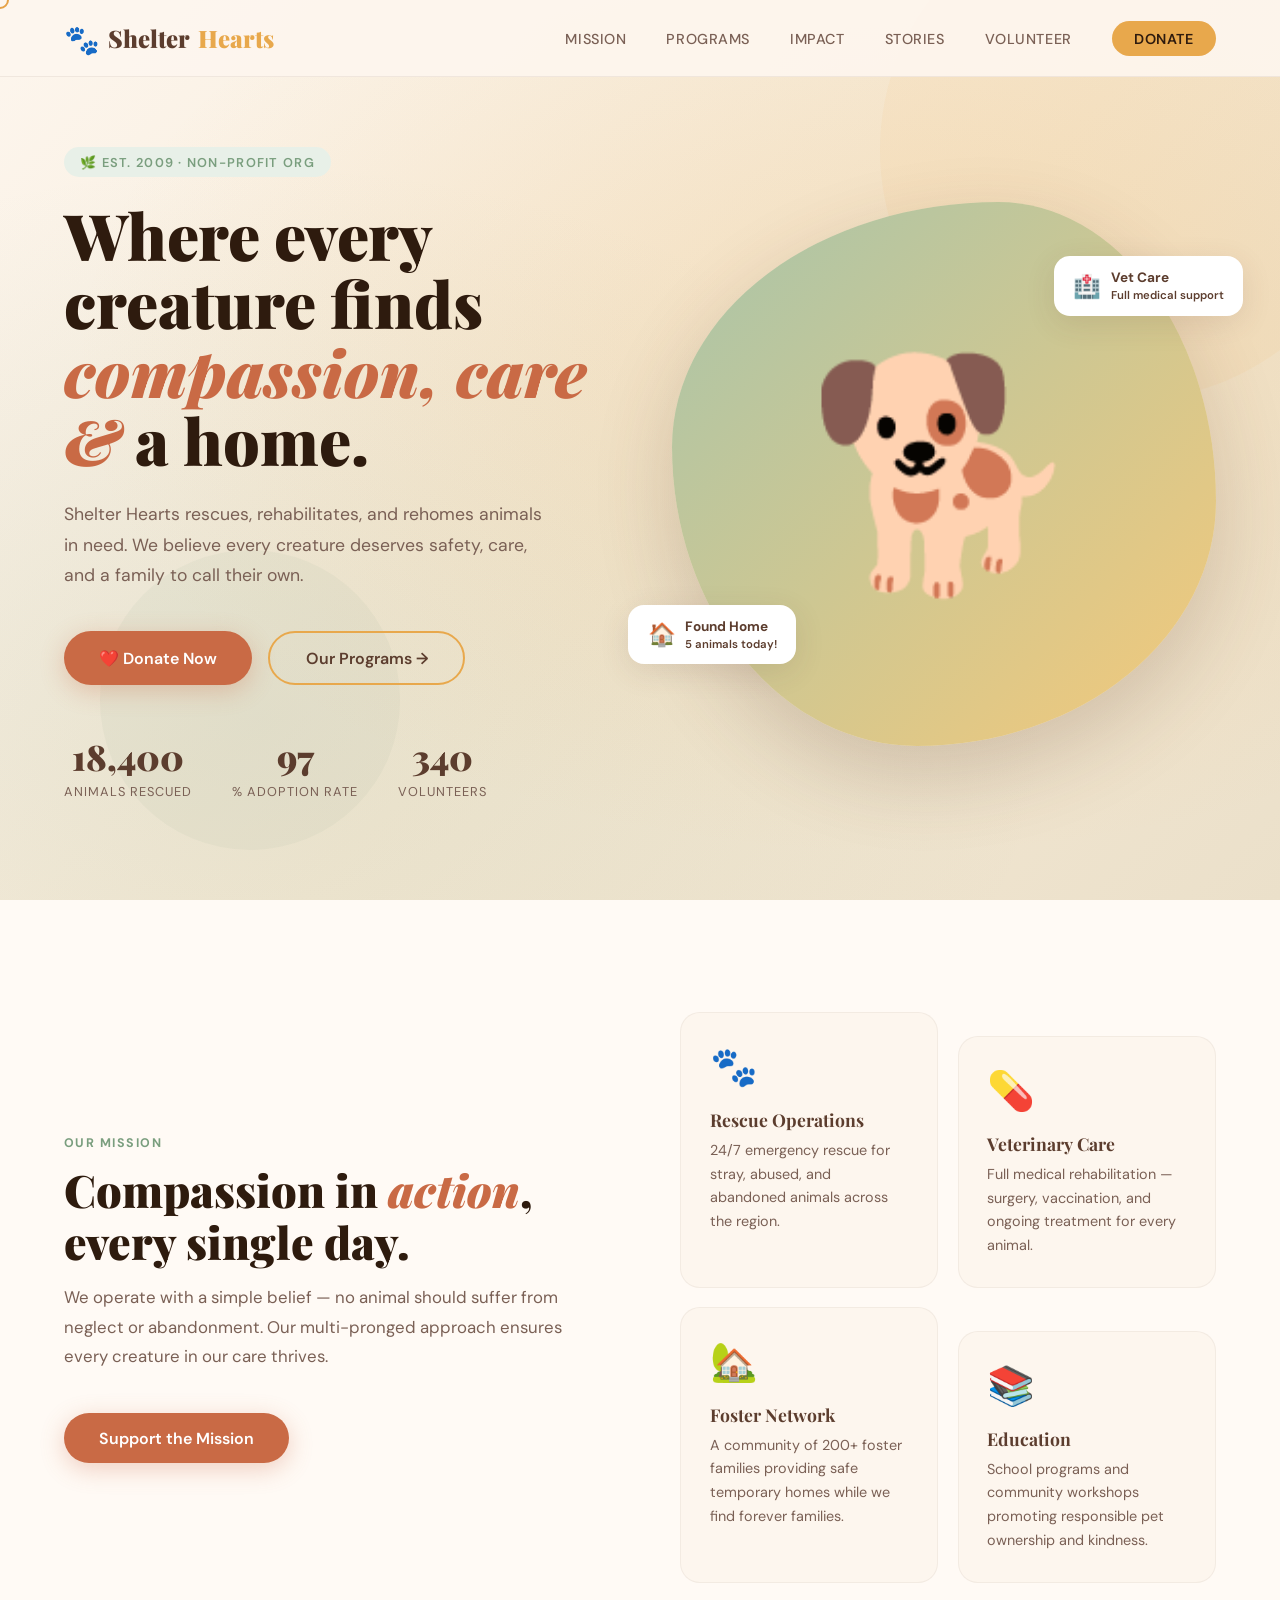
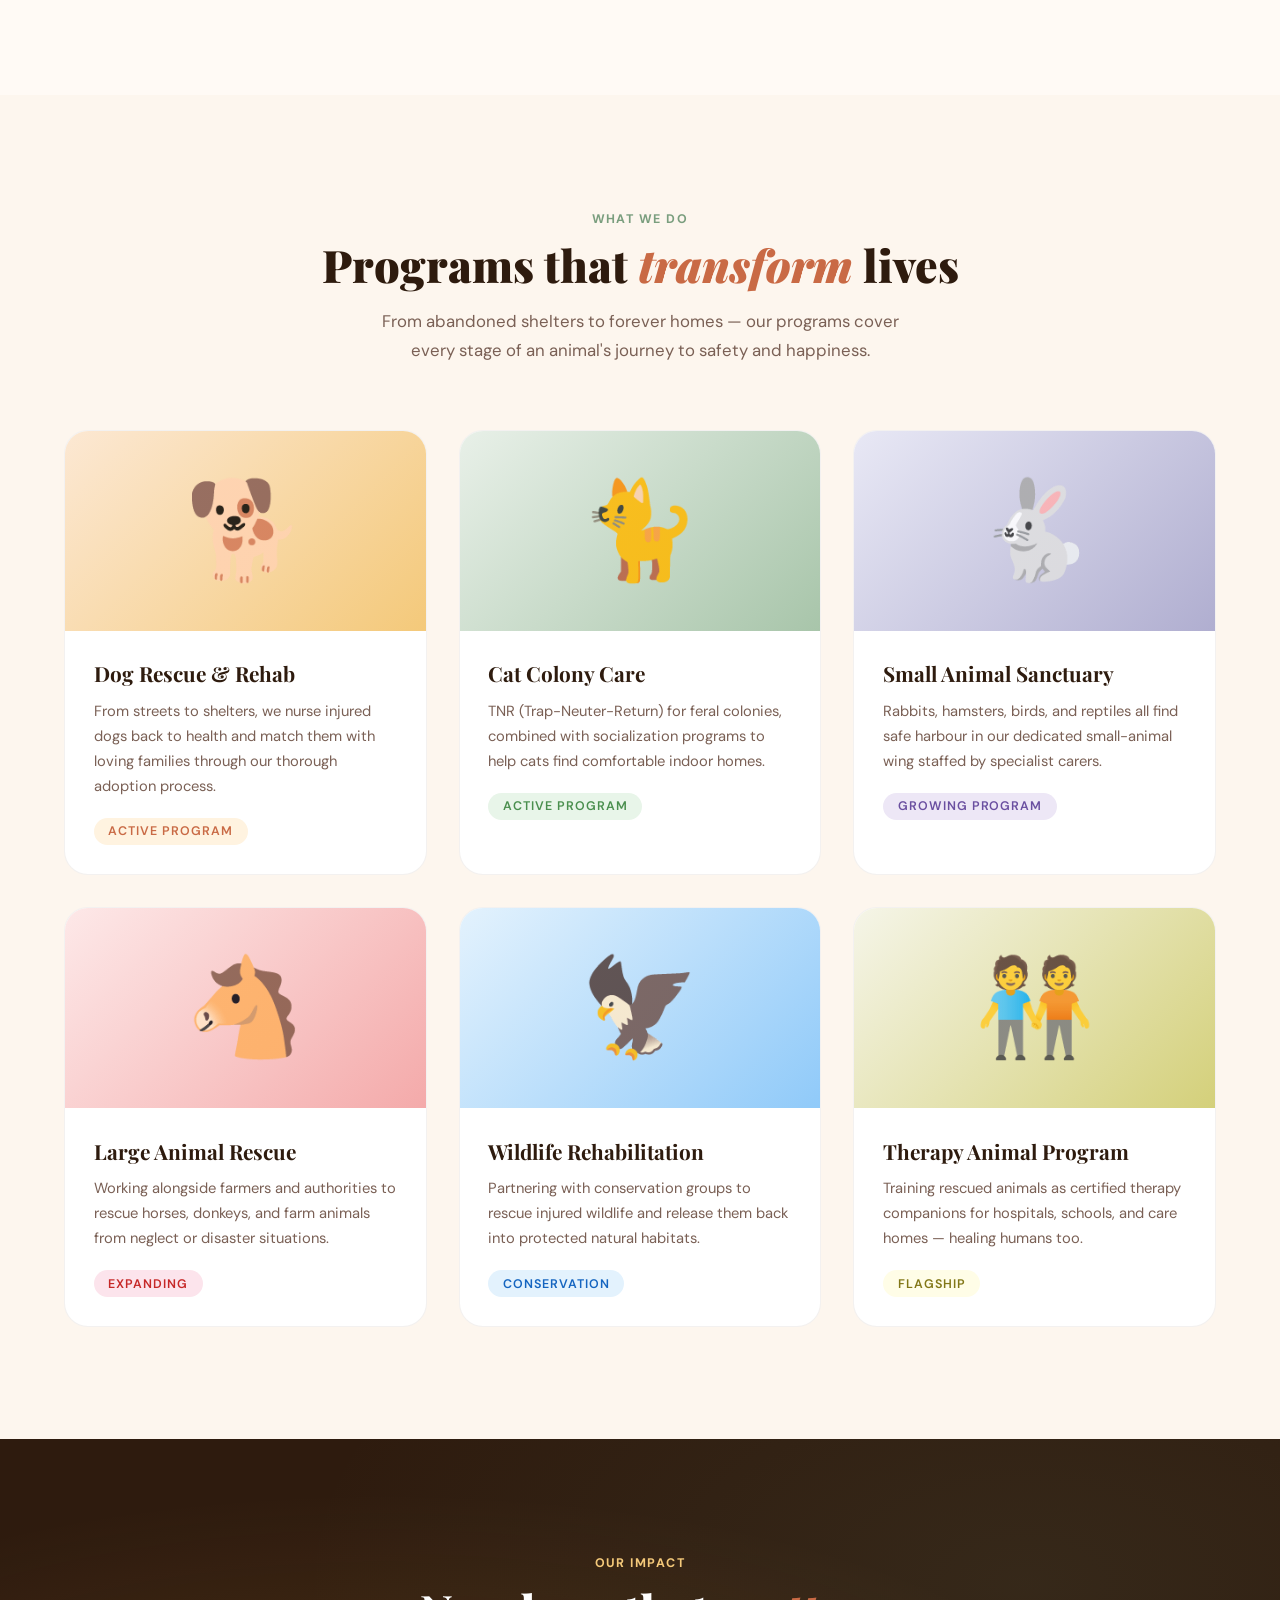
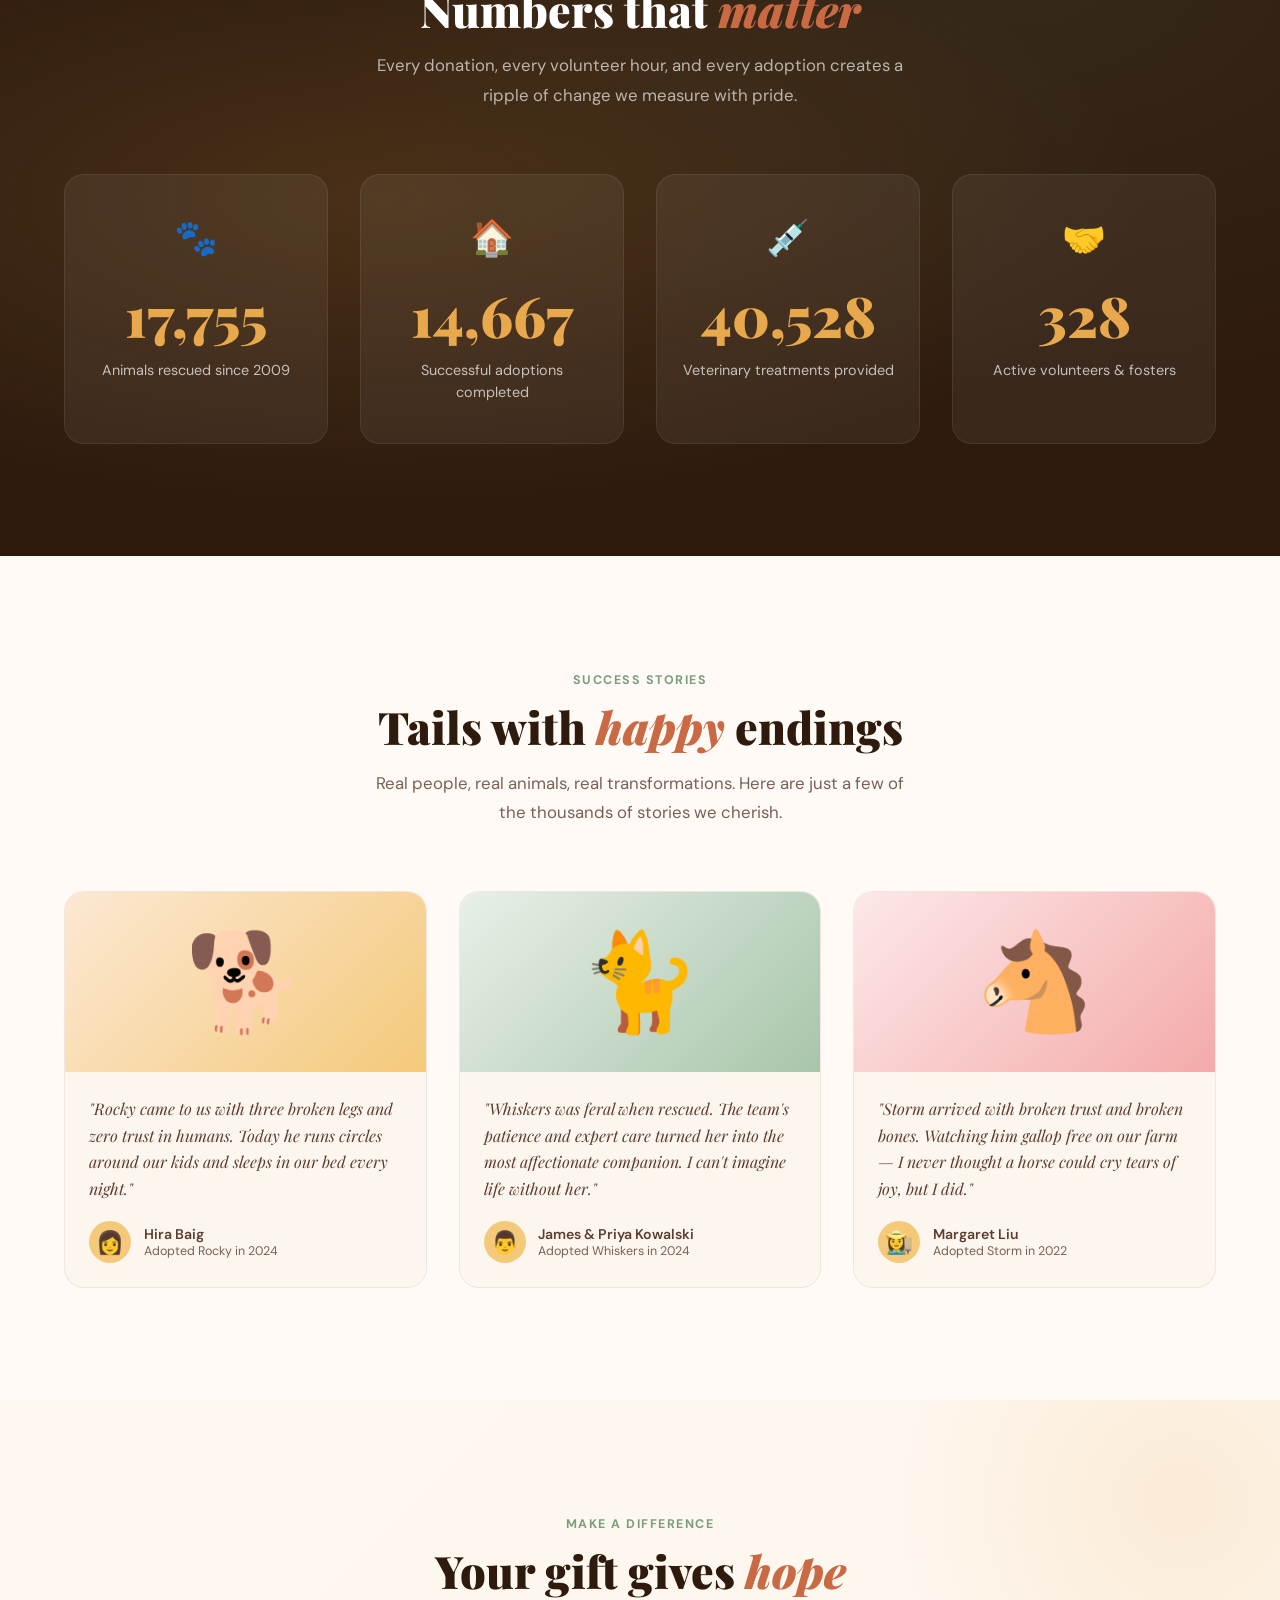
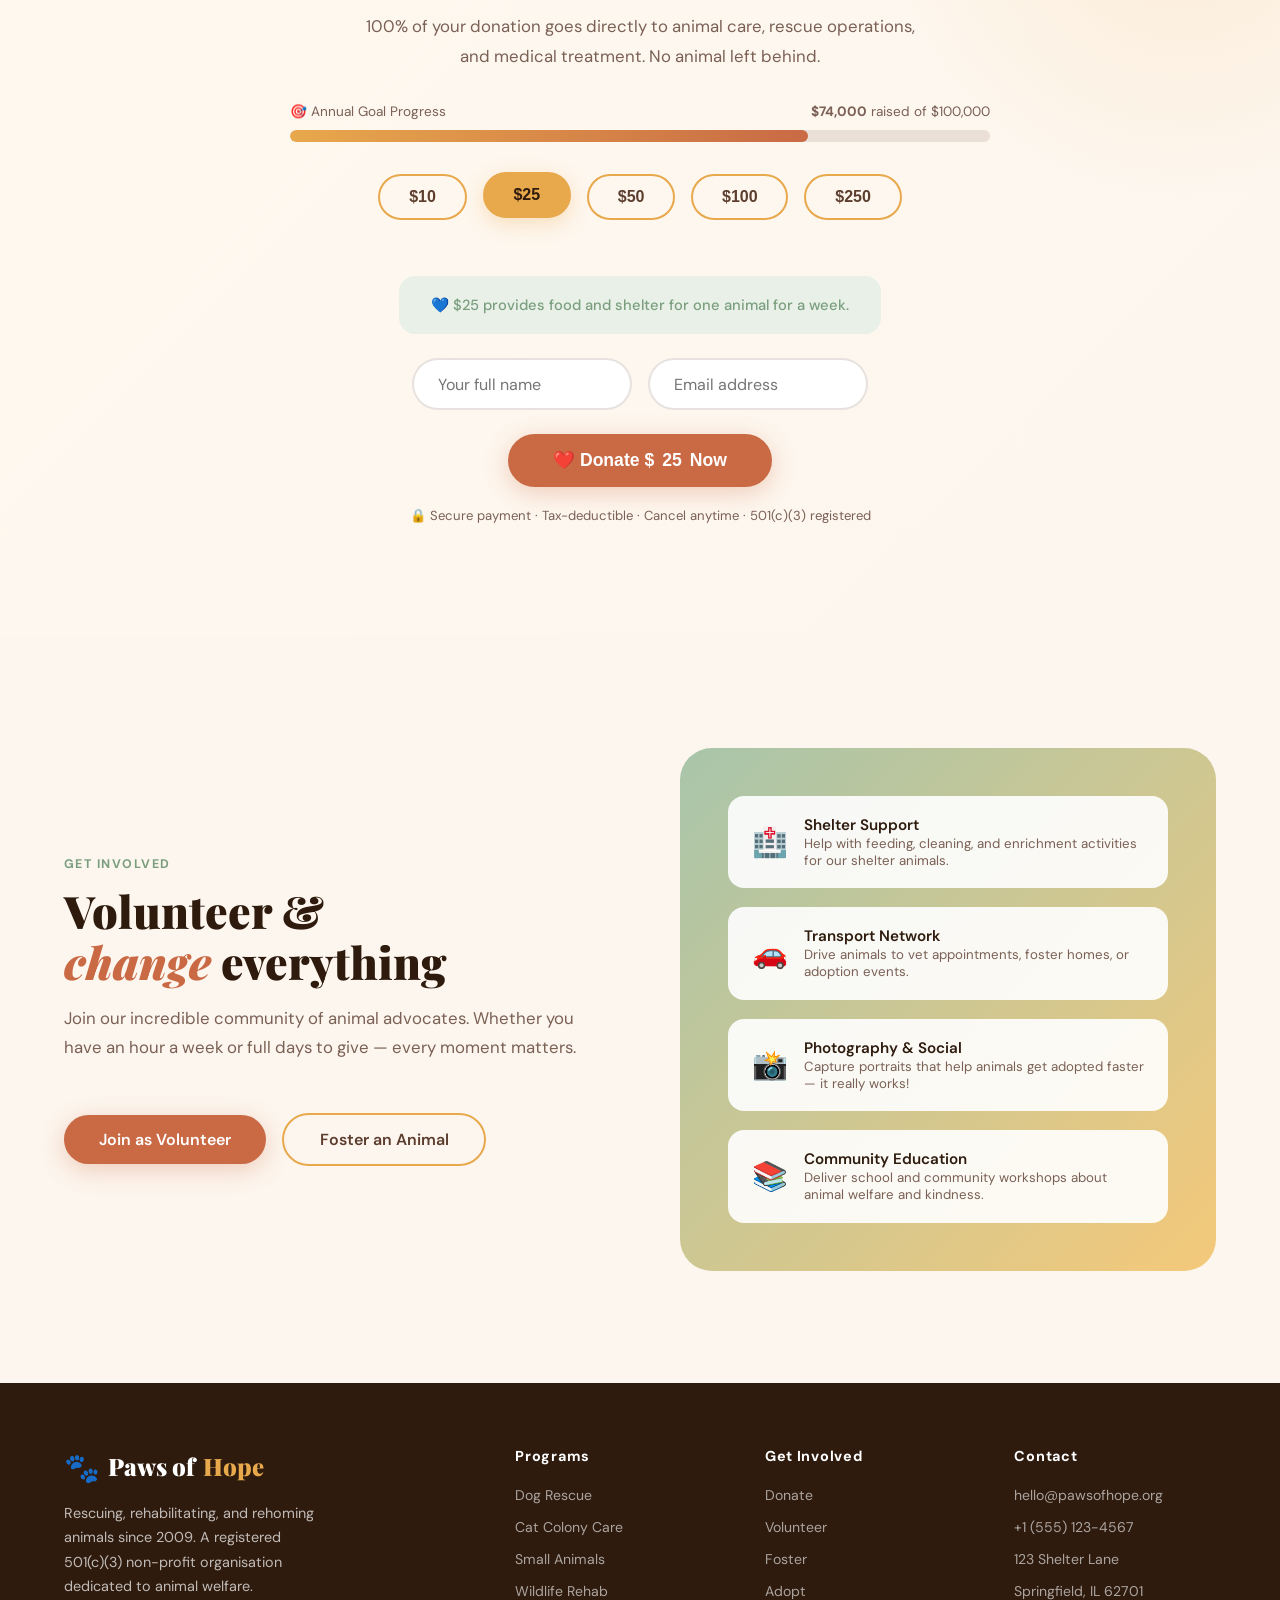
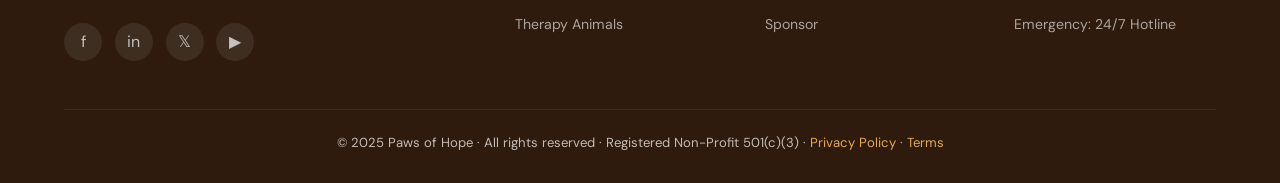
<file: Animal Charity Organization/index.html>
<!DOCTYPE html>
<html lang="en">
<head>
  <meta charset="UTF-8" />
  <meta name="viewport" content="width=device-width, initial-scale=1.0"/>
  <title>Paws of Hope — Animal Charity</title>
  <link href="https://fonts.googleapis.com/css2?family=Playfair+Display:ital,wght@0,400;0,700;0,900;1,400&family=DM+Sans:wght@300;400;500;600&display=swap" rel="stylesheet"/>
  <link rel="stylesheet" href="styles.css"/>
  <script src="script.js"></script>
</head>
<body>

<!-- CUSTOM CURSOR -->
<div id="cursor"></div>

<!-- BACK TO TOP -->
<button id="btt" aria-label="Back to top">↑</button>

<!-- NAV -->
<nav id="navbar">
  <a href="#hero" class="nav-logo"><span class="paw">🐾</span> Shelter <span> Hearts</span></a>
  <ul class="nav-links" id="navLinks">
    <li><a href="#mission">Mission</a></li>
    <li><a href="#programs">Programs</a></li>
    <li><a href="#impact">Impact</a></li>
    <li><a href="#stories">Stories</a></li>
    <li><a href="#volunteer">Volunteer</a></li>
    <li><a href="#donate" class="nav-donate-btn">Donate</a></li>
  </ul>
  <div class="hamburger" id="hamburger">
    <span></span><span></span><span></span>
  </div>
</nav>

<!-- ── HERO ── -->
<section id="hero">
  <div class="hero-shapes">
    <div class="shape-circle"></div>
    <div class="shape-circle"></div>
  </div>

  <div class="hero-text">
    <div class="hero-tag">🌿 Est. 2009 · Non-Profit Org</div>
    <h1 class="hero-h1">Where every creature finds <em>compassion, care &</em> a home.</h1>
    <p class="hero-sub">Shelter Hearts rescues, rehabilitates, and rehomes animals in need. We believe every creature deserves safety, care, and a family to call their own.</p>
    <div class="hero-cta">
      <a href="#donate" class="btn-primary">❤️ Donate Now</a>
      <a href="#programs" class="btn-secondary">Our Programs →</a>
    </div>
    <div class="hero-stats">
      <div class="stat-item"><span class="stat-num" data-count="18400">0</span><span class="stat-label">Animals Rescued</span></div>
      <div class="stat-item"><span class="stat-num" data-count="97">0</span><span class="stat-label">% Adoption Rate</span></div>
      <div class="stat-item"><span class="stat-num" data-count="340">0</span><span class="stat-label">Volunteers</span></div>
    </div>
  </div>

  <div class="hero-visual">
    <div class="hero-img-frame">🐕</div>
    <div class="floating-badge">
      <span class="badge-icon">🏥</span>
      <div><strong>Vet Care</strong><br><small>Full medical support</small></div>
    </div>
    <div class="floating-badge">
      <span class="badge-icon">🏠</span>
      <div><strong>Found Home</strong><br><small>5 animals today!</small></div>
    </div>
  </div>
</section>

<!-- ── MISSION ── -->
<section id="mission">
  <div class="reveal">
    <span class="section-tag">Our Mission</span>
    <h2 class="section-title">Compassion in <em>action</em>,<br>every single day.</h2>
    <p class="section-sub">We operate with a simple belief — no animal should suffer from neglect or abandonment. Our multi-pronged approach ensures every creature in our care thrives.</p>
    <br><br>
    <a href="#donate" class="btn-primary">Support the Mission</a>
  </div>
  <div class="mission-card-grid reveal" style="transition-delay:.15s">
    <div class="mission-card">
      <div class="mission-icon">🐾</div>
      <h3>Rescue Operations</h3>
      <p>24/7 emergency rescue for stray, abused, and abandoned animals across the region.</p>
    </div>
    <div class="mission-card">
      <div class="mission-icon">💊</div>
      <h3>Veterinary Care</h3>
      <p>Full medical rehabilitation — surgery, vaccination, and ongoing treatment for every animal.</p>
    </div>
    <div class="mission-card">
      <div class="mission-icon">🏡</div>
      <h3>Foster Network</h3>
      <p>A community of 200+ foster families providing safe temporary homes while we find forever families.</p>
    </div>
    <div class="mission-card">
      <div class="mission-icon">📚</div>
      <h3>Education</h3>
      <p>School programs and community workshops promoting responsible pet ownership and kindness.</p>
    </div>
  </div>
</section>

<!-- ── PROGRAMS ── -->
<section id="programs">
  <div class="programs-header reveal">
    <span class="section-tag">What We Do</span>
    <h2 class="section-title">Programs that <em>transform</em> lives</h2>
    <p class="section-sub">From abandoned shelters to forever homes — our programs cover every stage of an animal's journey to safety and happiness.</p>
  </div>
  <div class="programs-grid">
    <div class="program-card reveal" style="transition-delay:.1s">
      <div class="program-thumb" style="background:linear-gradient(135deg,#fce8d3,#f4c97a)">🐕</div>
      <div class="program-body">
        <h3>Dog Rescue & Rehab</h3>
        <p>From streets to shelters, we nurse injured dogs back to health and match them with loving families through our thorough adoption process.</p>
        <span class="program-pill" style="background:#fff3e0;color:#c96a45">Active Program</span>
      </div>
    </div>
    <div class="program-card reveal" style="transition-delay:.2s">
      <div class="program-thumb" style="background:linear-gradient(135deg,#e8f0e8,#a8c5aa)">🐈</div>
      <div class="program-body">
        <h3>Cat Colony Care</h3>
        <p>TNR (Trap-Neuter-Return) for feral colonies, combined with socialization programs to help cats find comfortable indoor homes.</p>
        <span class="program-pill" style="background:#e8f5e9;color:#4a8f4e">Active Program</span>
      </div>
    </div>
    <div class="program-card reveal" style="transition-delay:.3s">
      <div class="program-thumb" style="background:linear-gradient(135deg,#e8e8f5,#b0aed0)">🐇</div>
      <div class="program-body">
        <h3>Small Animal Sanctuary</h3>
        <p>Rabbits, hamsters, birds, and reptiles all find safe harbour in our dedicated small-animal wing staffed by specialist carers.</p>
        <span class="program-pill" style="background:#ede7f6;color:#6a4fa0">Growing Program</span>
      </div>
    </div>
    <div class="program-card reveal" style="transition-delay:.1s">
      <div class="program-thumb" style="background:linear-gradient(135deg,#fde8e8,#f4aaaa)">🐴</div>
      <div class="program-body">
        <h3>Large Animal Rescue</h3>
        <p>Working alongside farmers and authorities to rescue horses, donkeys, and farm animals from neglect or disaster situations.</p>
        <span class="program-pill" style="background:#fce4ec;color:#c62828">Expanding</span>
      </div>
    </div>
    <div class="program-card reveal" style="transition-delay:.2s">
      <div class="program-thumb" style="background:linear-gradient(135deg,#e3f2fd,#90caf9)">🦅</div>
      <div class="program-body">
        <h3>Wildlife Rehabilitation</h3>
        <p>Partnering with conservation groups to rescue injured wildlife and release them back into protected natural habitats.</p>
        <span class="program-pill" style="background:#e3f2fd;color:#1565c0">Conservation</span>
      </div>
    </div>
    <div class="program-card reveal" style="transition-delay:.3s">
      <div class="program-thumb" style="background:linear-gradient(135deg,#f5f5e8,#d4d07a)">🧑‍🤝‍🧑</div>
      <div class="program-body">
        <h3>Therapy Animal Program</h3>
        <p>Training rescued animals as certified therapy companions for hospitals, schools, and care homes — healing humans too.</p>
        <span class="program-pill" style="background:#fffde7;color:#827717">Flagship</span>
      </div>
    </div>
  </div>
</section>

<!-- ── IMPACT ── -->
<section id="impact">
  <div class="impact-inner">
    <div class="reveal">
      <span class="section-tag" style="color:var(--amber-light)">Our Impact</span>
      <h2 class="section-title" style="color:#fff">Numbers that <em>matter</em></h2>
      <p class="section-sub">Every donation, every volunteer hour, and every adoption creates a ripple of change we measure with pride.</p>
    </div>
    <div class="impact-grid">
      <div class="impact-box reveal" style="transition-delay:.05s">
        <div class="impact-icon">🐾</div>
        <span class="impact-num" data-count="18400">0</span>
        <p class="impact-desc">Animals rescued since 2009</p>
      </div>
      <div class="impact-box reveal" style="transition-delay:.1s">
        <div class="impact-icon">🏠</div>
        <span class="impact-num" data-count="15200">0</span>
        <p class="impact-desc">Successful adoptions completed</p>
      </div>
      <div class="impact-box reveal" style="transition-delay:.15s">
        <div class="impact-icon">💉</div>
        <span class="impact-num" data-count="42000">0</span>
        <p class="impact-desc">Veterinary treatments provided</p>
      </div>
      <div class="impact-box reveal" style="transition-delay:.2s">
        <div class="impact-icon">🤝</div>
        <span class="impact-num" data-count="340">0</span>
        <p class="impact-desc">Active volunteers & fosters</p>
      </div>
    </div>
  </div>
</section>

<!-- ── STORIES ── -->
<section id="stories">
  <div class="stories-header reveal">
    <span class="section-tag">Success Stories</span>
    <h2 class="section-title">Tails with <em>happy</em> endings</h2>
    <p class="section-sub">Real people, real animals, real transformations. Here are just a few of the thousands of stories we cherish.</p>
  </div>
  <div class="stories-grid">
    <div class="story-card reveal" style="transition-delay:.1s">
      <div class="story-thumb" style="background:linear-gradient(135deg,#fce8d3,#f4c97a)">🐕</div>
      <div class="story-body">
        <p class="story-quote">"Rocky came to us with three broken legs and zero trust in humans.
Today he runs circles around our kids and sleeps in our bed every night."</p>
        <div class="story-meta">
          <div class="story-avatar">👩</div>
          <div>
            <div class="story-name">Hira Baig</div>
            <div class="story-role">Adopted Rocky in 2024</div>
          </div>
        </div>
      </div>
    </div>
    <div class="story-card reveal" style="transition-delay:.2s">
      <div class="story-thumb" style="background:linear-gradient(135deg,#e8f0e8,#a8c5aa)">🐈</div>
      <div class="story-body">
        <p class="story-quote">"Whiskers was feral when rescued. The team's patience and expert care turned her into the most affectionate companion. I can't imagine life without her."</p>
        <div class="story-meta">
          <div class="story-avatar">👨</div>
          <div>
            <div class="story-name">James & Priya Kowalski</div>
            <div class="story-role">Adopted Whiskers in 2024</div>
          </div>
        </div>
      </div>
    </div>
    <div class="story-card reveal" style="transition-delay:.3s">
      <div class="story-thumb" style="background:linear-gradient(135deg,#fde8e8,#f4aaaa)">🐴</div>
      <div class="story-body">
        <p class="story-quote">"Storm arrived with broken trust and broken bones. Watching him gallop free on our farm — I never thought a horse could cry tears of joy, but I did."</p>
        <div class="story-meta">
          <div class="story-avatar">👩‍🌾</div>
          <div>
            <div class="story-name">Margaret Liu</div>
            <div class="story-role">Adopted Storm in 2022</div>
          </div>
        </div>
      </div>
    </div>
  </div>
</section>

<!-- ── DONATE ── -->
<section id="donate">
  <div class="donate-inner">
    <div class="reveal">
      <span class="section-tag">Make a Difference</span>
      <h2 class="section-title">Your gift gives <em>hope</em></h2>
      <p class="section-sub">100% of your donation goes directly to animal care, rescue operations, and medical treatment. No animal left behind.</p>
    </div>

    <div class="progress-bar-wrap reveal">
      <div class="progress-label">
        <span>🎯 Annual Goal Progress</span>
        <span><strong>$74,000</strong> raised of $100,000</span>
      </div>
      <div class="progress-bg"><div class="progress-fill" id="progressFill"></div></div>
    </div>

    <div class="donate-amounts reveal">
      <button class="amt-btn" onclick="selectAmount(10, this)">$10</button>
      <button class="amt-btn active" onclick="selectAmount(25, this)">$25</button>
      <button class="amt-btn" onclick="selectAmount(50, this)">$50</button>
      <button class="amt-btn" onclick="selectAmount(100, this)">$100</button>
      <button class="amt-btn" onclick="selectAmount(250, this)">$250</button>
    </div>

    <div id="donateImpact" class="donate-impact reveal">
      💙 $25 provides food and shelter for one animal for a week.
    </div>

    <div class="donate-form-row reveal">
      <input type="text" class="donate-input" placeholder="Your full name" />
      <input type="email" class="donate-input" placeholder="Email address" />
    </div>
    <div class="reveal">
      <button class="btn-primary" style="font-size:1.1rem;padding:1rem 2.8rem" onclick="handleDonate()">
        ❤️ Donate $<span id="donateAmt">25</span> Now
      </button>
    </div>
    <p style="margin-top:1.2rem;font-size:.82rem;color:var(--text-light)" class="reveal">
      🔒 Secure payment · Tax-deductible · Cancel anytime · 501(c)(3) registered
    </p>
  </div>
</section>

<!-- ── VOLUNTEER ── -->
<section id="volunteer">
  <div class="reveal">
    <span class="section-tag">Get Involved</span>
    <h2 class="section-title">Volunteer &<br><em>change</em> everything</h2>
    <p class="section-sub">Join our incredible community of animal advocates. Whether you have an hour a week or full days to give — every moment matters.</p>
    <br><br>
    <a href="mailto:volunteer@pawsofhope.org" class="btn-primary">Join as Volunteer</a>
    &nbsp;&nbsp;
    <a href="#" class="btn-secondary" style="margin-top:.5rem">Foster an Animal</a>
  </div>
  <div class="volunteer-visual reveal" style="transition-delay:.15s">
    <div class="vol-item">
      <div class="vol-icon">🏥</div>
      <div class="vol-text">
        <h4>Shelter Support</h4>
        <p>Help with feeding, cleaning, and enrichment activities for our shelter animals.</p>
      </div>
    </div>
    <div class="vol-item">
      <div class="vol-icon">🚗</div>
      <div class="vol-text">
        <h4>Transport Network</h4>
        <p>Drive animals to vet appointments, foster homes, or adoption events.</p>
      </div>
    </div>
    <div class="vol-item">
      <div class="vol-icon">📸</div>
      <div class="vol-text">
        <h4>Photography & Social</h4>
        <p>Capture portraits that help animals get adopted faster — it really works!</p>
      </div>
    </div>
    <div class="vol-item">
      <div class="vol-icon">📚</div>
      <div class="vol-text">
        <h4>Community Education</h4>
        <p>Deliver school and community workshops about animal welfare and kindness.</p>
      </div>
    </div>
  </div>
</section>

<!-- ── FOOTER ── -->
<footer>
  <div class="footer-grid">
    <div class="footer-brand">
      <a href="#hero" class="nav-logo"><span class="paw">🐾</span> Paws of <span>Hope</span></a>
      <p>Rescuing, rehabilitating, and rehoming animals since 2009. A registered 501(c)(3) non-profit organisation dedicated to animal welfare.</p>
      <div class="footer-socials">
        <a href="#" class="social-btn">f</a>
        <a href="#" class="social-btn">in</a>
        <a href="#" class="social-btn">𝕏</a>
        <a href="#" class="social-btn">▶</a>
      </div>
    </div>
    <div class="footer-col">
      <h4>Programs</h4>
      <ul>
        <li><a href="#">Dog Rescue</a></li>
        <li><a href="#">Cat Colony Care</a></li>
        <li><a href="#">Small Animals</a></li>
        <li><a href="#">Wildlife Rehab</a></li>
        <li><a href="#">Therapy Animals</a></li>
      </ul>
    </div>
    <div class="footer-col">
      <h4>Get Involved</h4>
      <ul>
        <li><a href="#donate">Donate</a></li>
        <li><a href="#volunteer">Volunteer</a></li>
        <li><a href="#">Foster</a></li>
        <li><a href="#">Adopt</a></li>
        <li><a href="#">Sponsor</a></li>
      </ul>
    </div>
    <div class="footer-col">
      <h4>Contact</h4>
      <ul>
        <li><a href="mailto:hello@pawsofhope.org">hello@pawsofhope.org</a></li>
        <li><a href="tel:+15551234567">+1 (555) 123-4567</a></li>
        <li><a href="#">123 Shelter Lane</a></li>
        <li><a href="#">Springfield, IL 62701</a></li>
        <li><a href="#">Emergency: 24/7 Hotline</a></li>
      </ul>
    </div>
  </div>
  <div class="footer-bottom">
    <p>© 2025 Paws of Hope · All rights reserved · Registered Non-Profit 501(c)(3) · <a href="#" style="color:var(--amber);text-decoration:none">Privacy Policy</a> · <a href="#" style="color:var(--amber);text-decoration:none">Terms</a></p>
  </div>
</footer>
  <script src="script.js"></script>
</body>
</html>
</file>
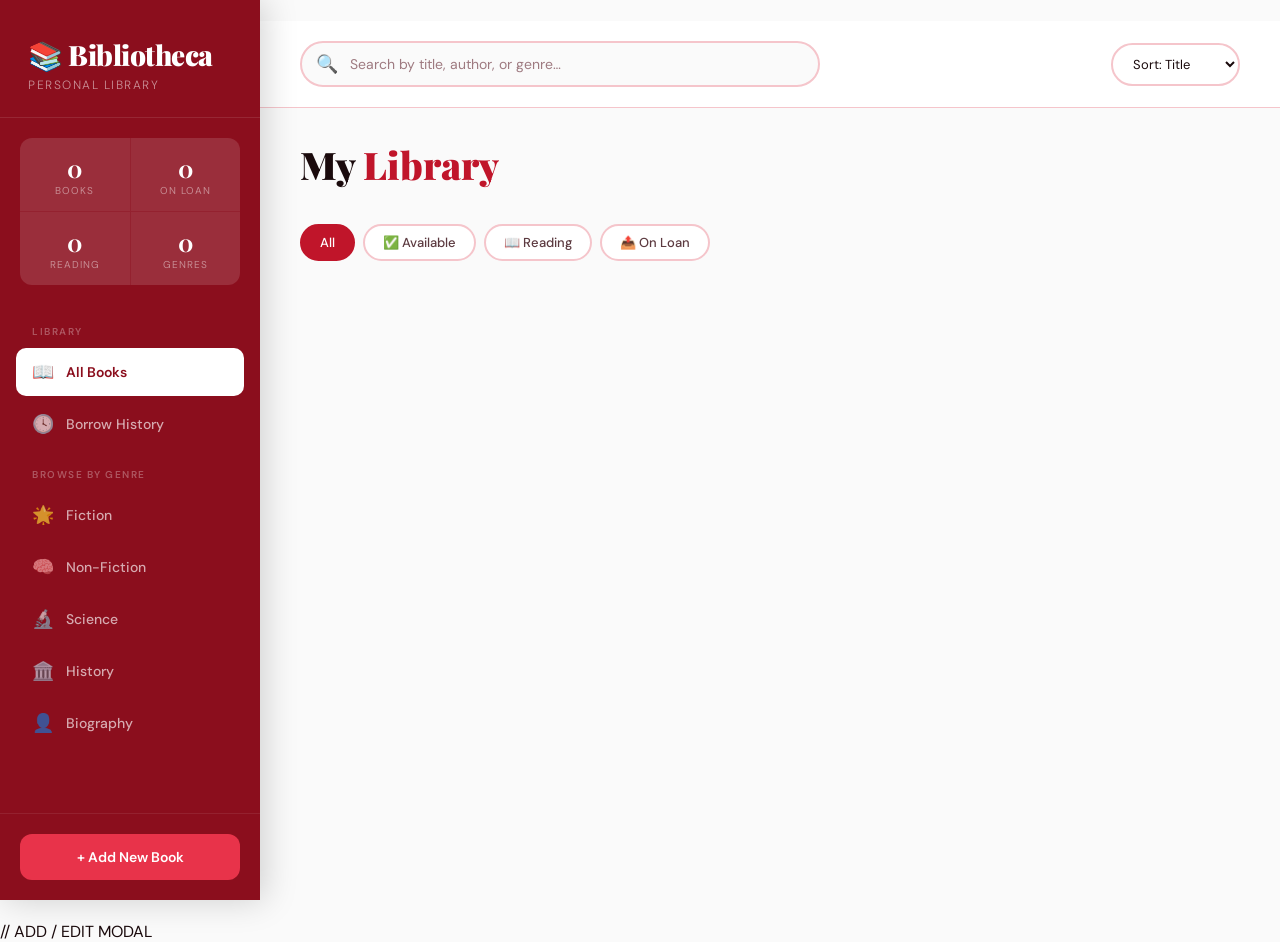
<file: Book Library/index.html>
<!DOCTYPE html>
<html lang="en">

<head>
    <meta charset="UTF-8">
    <meta name="viewport" content="width=device-width, initial-scale=1.0">
    <title>Document</title>
    <link rel="stylesheet" href="style.css">
    <script src="script.js"></script>
    <link href="https://fonts.googleapis.com/css2?family=Playfair+Display:ital,wght@0,400;0,700;0,900;1,400&family=DM+Sans:wght@300;400;500;600&display=swap"
            rel="stylesheet">
</head>

<body>
//SIDEBAR
<aside class="sidebar">
  <div class="sidebar-brand">
    <h1>📚 Bibliotheca</h1>
    <p>Personal Library</p>
  </div>

  <div class="sidebar-stats">
    <div class="stat-box"><div class="num" id="stat-total">0</div><div class="label">Books</div></div>
    <div class="stat-box"><div class="num" id="stat-lent">0</div><div class="label">On Loan</div></div>
    <div class="stat-box"><div class="num" id="stat-reading">0</div><div class="label">Reading</div></div>
    <div class="stat-box"><div class="num" id="stat-genres">0</div><div class="label">Genres</div></div>
  </div>

  <nav class="sidebar-nav">
    <div class="nav-section-label">Library</div>
    <button class="nav-item active" onclick="showPage('books')">
      <span class="icon">📖</span> All Books
    </button>
    <button class="nav-item" onclick="showPage('history')">
      <span class="icon">🕓</span> Borrow History
    </button>

    <div class="nav-section-label">Browse By Genre</div>
    <button class="nav-item" onclick="filterByCategory('Fiction')">
      <span class="icon">🌟</span> Fiction
    </button>
    <button class="nav-item" onclick="filterByCategory('Non-Fiction')">
      <span class="icon">🧠</span> Non-Fiction
    </button>
    <button class="nav-item" onclick="filterByCategory('Science')">
      <span class="icon">🔬</span> Science
    </button>
    <button class="nav-item" onclick="filterByCategory('History')">
      <span class="icon">🏛️</span> History
    </button>
    <button class="nav-item" onclick="filterByCategory('Biography')">
      <span class="icon">👤</span> Biography
    </button>
  </nav>

  <div class="sidebar-footer">
    <button class="add-book-btn" onclick="openAddModal()">+ Add New Book</button>
  </div>
</aside>


// MAIN
<main class="main">

  <!-- TOPBAR -->
  <div class="topbar">
    <div class="search-wrap">
      <span class="search-icon">🔍</span>
      <input type="text" id="searchInput" placeholder="Search by title, author, or genre…" oninput="handleSearch()">
    </div>
    <div class="topbar-actions">
      <select class="sort-select" onchange="handleSort(this.value)">
        <option value="title">Sort: Title</option>
        <option value="author">Sort: Author</option>
        <option value="year">Sort: Year</option>
        <option value="rating">Sort: Rating</option>
      </select>
    </div>
  </div>

  <div class="content">

    <!-- ── BOOKS PAGE ── -->
    <section class="page-section active" id="page-books">
      <div class="page-header">
        <div>
          <h2>My <span>Library</span></h2>
          <p class="result-count" id="result-count"></p>
        </div>
      </div>
      <div class="filter-strip">
        <button class="filter-chip active" onclick="setFilter('all',this)">All</button>
        <button class="filter-chip" onclick="setFilter('available',this)">✅ Available</button>
        <button class="filter-chip" onclick="setFilter('reading',this)">📖 Reading</button>
        <button class="filter-chip" onclick="setFilter('lent',this)">📤 On Loan</button>
      </div>
      <div class="books-grid" id="booksGrid"></div>
    </section>

    <!-- ── HISTORY PAGE ── -->
    <section class="page-section" id="page-history">
      <div class="page-header">
        <div>
          <h2>Borrow <span>History</span></h2>
          <p class="result-count" id="history-count"></p>
        </div>
      </div>
      <div class="history-table" id="historyTable"></div>
    </section>

  </div><!-- /content -->
</main>

// ADD / EDIT MODAL
<div class="modal-overlay" id="addModal">
  <div class="modal">
    <div class="modal-header">
      <h3 id="modalTitle">Add New Book</h3>
      <button class="modal-close" onclick="closeModal('addModal')">✕</button>
    </div>
    <div class="modal-body">
      <input type="hidden" id="editingId">
      <input type="hidden" id="f-cover">

      <!-- COVER PHOTO UPLOAD -->
      <div class="form-group">
        <label>📷 Book Cover Photo</label>
        <div class="cover-upload-area" id="coverUploadArea">
          <input type="file" id="coverFileInput" accept="image/*" onchange="handleCoverUpload(event)">
          <div class="upload-placeholder" id="uploadPlaceholder">
            <div class="upload-icon">🖼️</div>
            <div class="upload-text">Click to upload a cover image</div>
            <div class="upload-hint">JPG, PNG, WEBP — from your device</div>
          </div>
        </div>
      </div>

      <div class="form-group" style="grid-column:1/-1">
        <label>Book Title *</label>
        <input type="text" id="f-title" placeholder="e.g. The Great Gatsby">
      </div>

      <div class="form-row">
        <div class="form-group">
          <label>Author *</label>
          <input type="text" id="f-author" placeholder="Author name">
        </div>
        <div class="form-group">
          <label>Year Published</label>
          <input type="number" id="f-year" placeholder="e.g. 1925" min="1000" max="2099">
        </div>
      </div>

      <div class="form-row">
        <div class="form-group">
          <label>Genre / Category</label>
          <select id="f-genre">
            <option value="Fiction">Fiction</option>
            <option value="Non-Fiction">Non-Fiction</option>
            <option value="Science">Science</option>
            <option value="History">History</option>
            <option value="Biography">Biography</option>
            <option value="Mystery">Mystery</option>
            <option value="Fantasy">Fantasy</option>
            <option value="Self-Help">Self-Help</option>
            <option value="Technology">Technology</option>
            <option value="Other">Other</option>
          </select>
        </div>
        <div class="form-group">
          <label>Rating (1–5)</label>
          <input type="number" id="f-rating" placeholder="4" min="1" max="5">
        </div>
      </div>

      <div class="form-row">
        <div class="form-group">
          <label>Status</label>
          <select id="f-status">
            <option value="available">Available</option>
            <option value="reading">Currently Reading</option>
            <option value="lent">Lent Out</option>
          </select>
        </div>
        <div class="form-group">
          <label>ISBN (optional)</label>
          <input type="text" id="f-isbn" placeholder="978-…">
        </div>
      </div>

      <div class="form-group">
        <label>Notes</label>
        <textarea id="f-notes" placeholder="Personal notes, thoughts…"></textarea>
      </div>

      <div class="modal-actions">
        <button class="btn-cancel" onclick="closeModal('addModal')">Cancel</button>
        <button class="btn-save" onclick="saveBook()">Save Book</button>
      </div>
    </div>
  </div>
</div>

<!-- ═══════════════════════════════════════════════════
     DETAIL MODAL
════════════════════════════════════════════════════ -->
<div class="modal-overlay" id="detailModal">
  <div class="modal">
    <div class="modal-header">
      <h3>Book Details</h3>
      <button class="modal-close" onclick="closeModal('detailModal')">✕</button>
    </div>
    <div class="modal-body" id="detailBody"></div>
  </div>
</div>

<!-- ═══════════════════════════════════════════════════
     LEND MODAL
════════════════════════════════════════════════════ -->
<div class="modal-overlay" id="lendModal">
  <div class="modal" style="width:420px">
    <div class="modal-header">
      <h3>📤 Lend Book</h3>
      <button class="modal-close" onclick="closeModal('lendModal')">✕</button>
    </div>
    <div class="modal-body">
      <div class="lend-book-title" id="lendBookTitle"></div>
      <input type="hidden" id="lendBookId">
      <div class="form-group">
        <label>Borrower's Name *</label>
        <input type="text" id="lendName" placeholder="Who is borrowing this book?">
      </div>
      <div class="form-group">
        <label>Date Lent</label>
        <input type="date" id="lendDate">
      </div>
      <div class="form-group">
        <label>Expected Return</label>
        <input type="date" id="lendReturn">
      </div>
      <div class="modal-actions">
        <button class="btn-cancel" onclick="closeModal('lendModal')">Cancel</button>
        <button class="btn-save" onclick="confirmLend()">Confirm Lend</button>
      </div>
    </div>
  </div>
</div>

<!-- TOAST -->
<div class="toast" id="toast"></div>


 

</body>

</html>
</file>
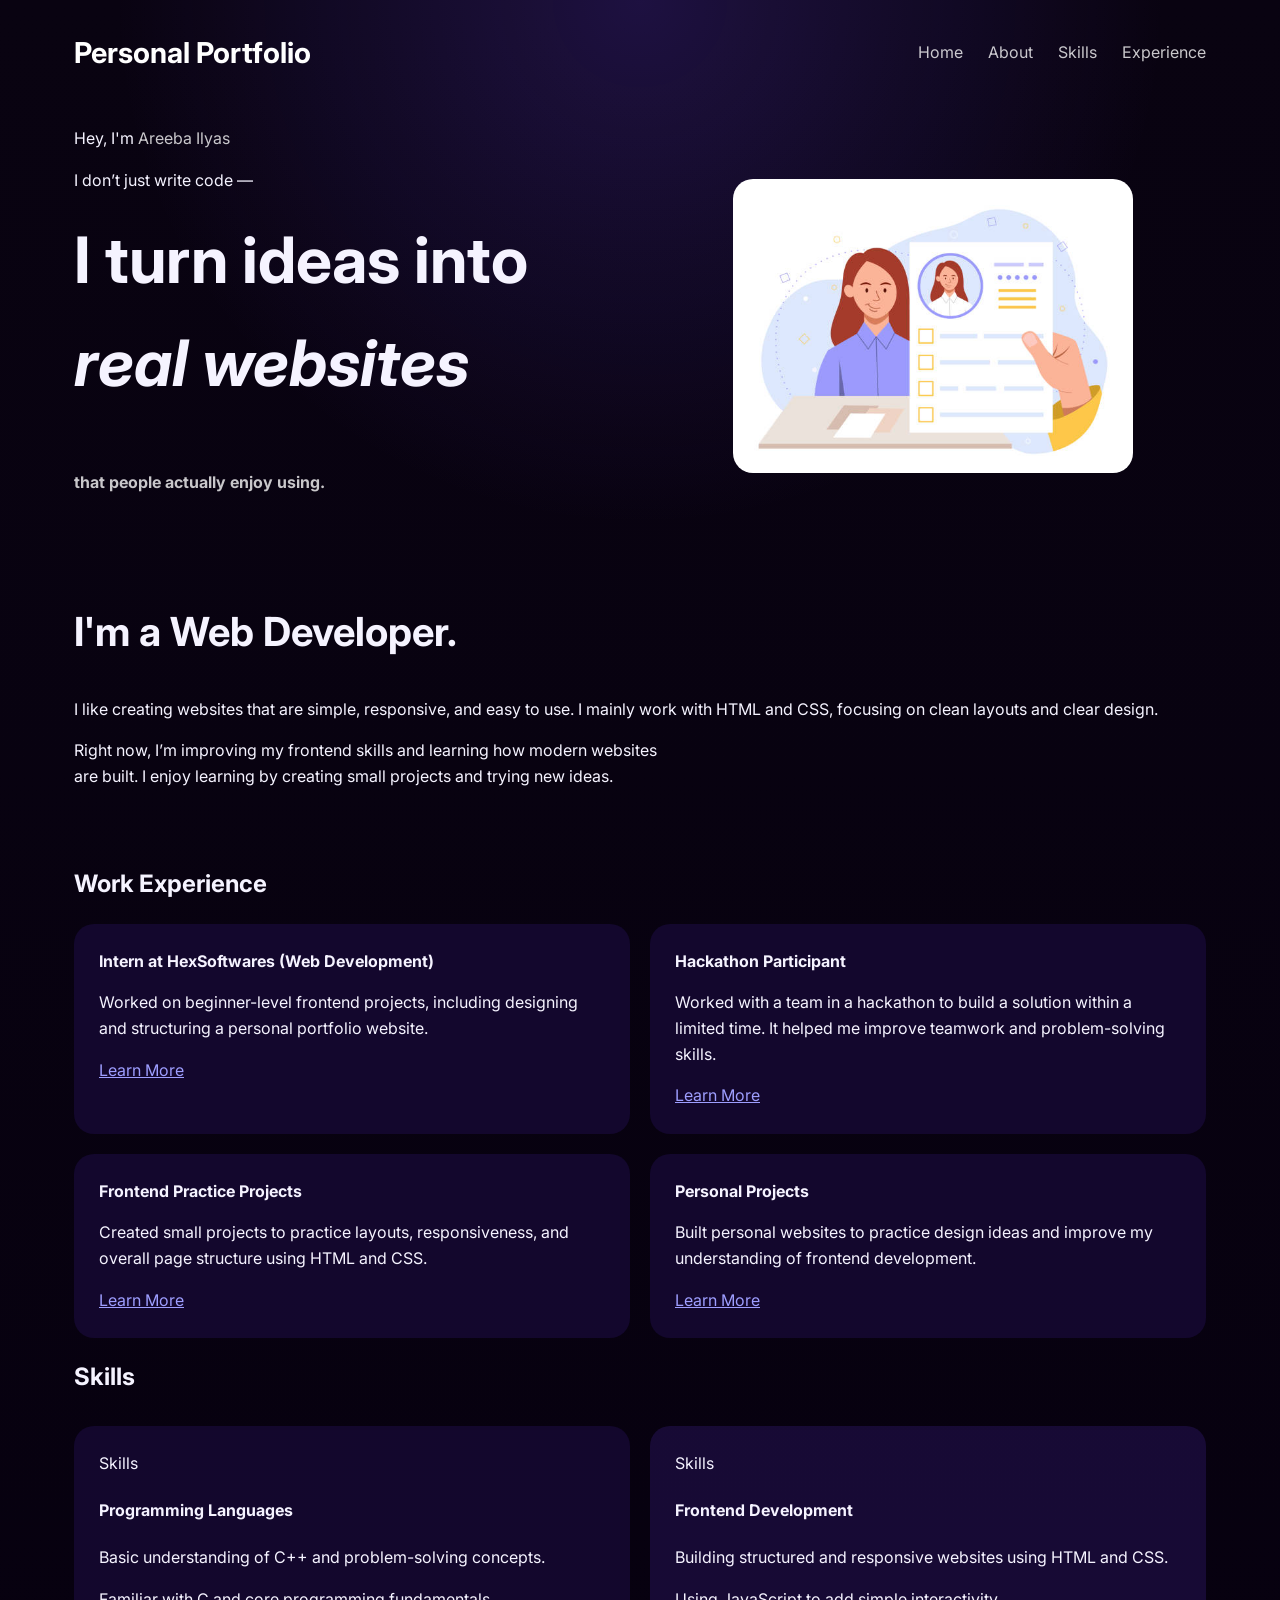
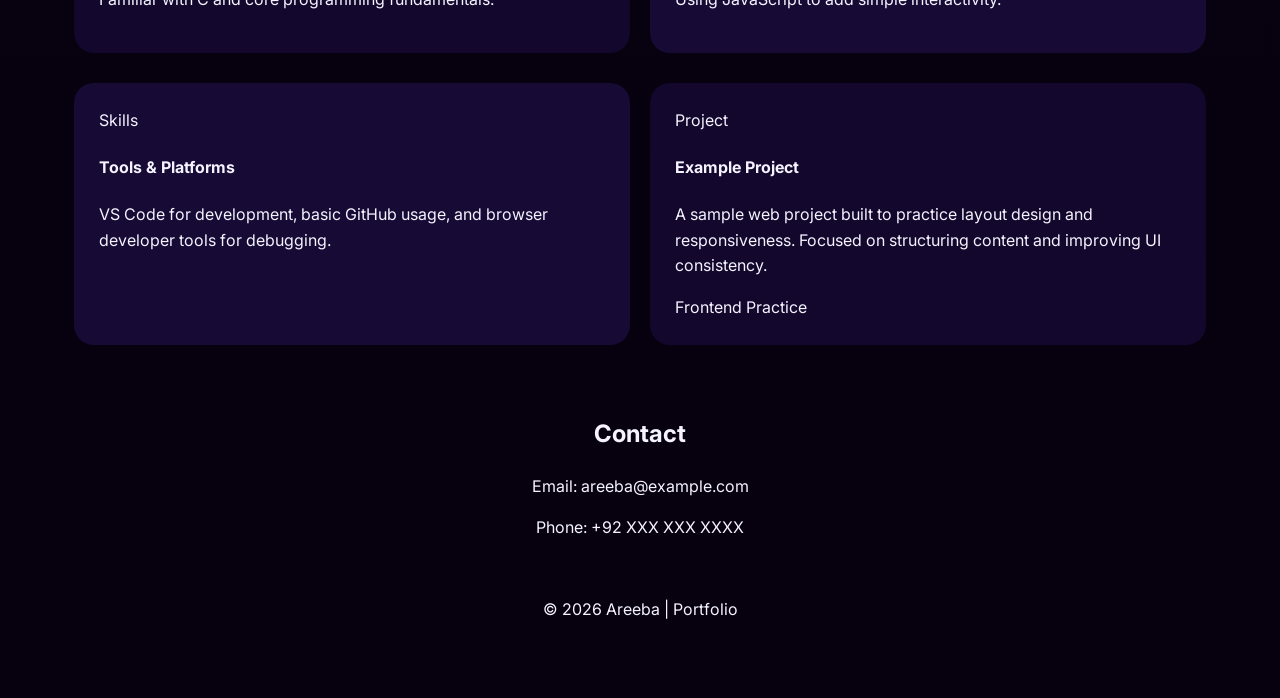
<file: Personal Portfolio/index.html>
<!DOCTYPE html>
<html lang="en">

<head>
    <meta charset="UTF-8">
    <meta name="viewport" content="width=device-width, initial-scale=1.0">
    <title>Portfolio - Areeba Ilyas</title>

    <link rel="preconnect" href="https://fonts.googleapis.com">
    <link rel="preconnect" href="https://fonts.gstatic.com" crossorigin>
    <link
        href="https://fonts.googleapis.com/css2?family=Inter:wght@400;500;600;700;800&family=Space+Grotesk:wght@500;600;700&display=swap"
        rel="stylesheet">

    <link rel="stylesheet" href="style.css">
</head>

<body>
    <div class="page-shell">

        <!-- Header -->
        <header class="site-header">
            <a class="brand" href="#home">Personal Portfolio</a>
            <nav class="site-nav">
                <a href="#home">Home</a>
                <a href="#about">About</a>
                <a href="#lab">Skills</a>
                <a href="#experience">Experience</a>
            </nav>
        </header>

        <main>

            <!-- Hero Section -->
            <section class="hero" id="home">
                <div class="hero-copy">
                    <div class="hero-badge">Hey, I'm <span>Areeba Ilyas</span></div>

                    <p class="hero-intro">I don’t just write code —</p>

                    <h1>
                        I turn ideas into
                        <em>real websites</em>
                        <span><br>that people actually enjoy using.</span>
                    </h1>
                </div>
                <div class="hero-visual">
                    <img class="hero-glow" src="images/girl.jpg" alt="Areeba Ilyas">
                </div>
            </section>

            <!-- About -->
            <section class="about-section" id="about">
                <h2>I'm a Web Developer.</h2>
                <p class="about-role">
                    I like creating websites that are simple, responsive, and easy to use. I mainly work with HTML and
                    CSS,
                    focusing on clean layouts and clear design.
                </p>
                <p class="about-copy">
                    Right now, I’m improving my frontend skills and learning how modern websites are built. I enjoy
                    learning
                    by creating small projects and trying new ideas.
                </p>
            </section>

            <!-- Work Experience -->
            <section class="work-section" id="experience">
                <h1>Work Experience</h1>

                <div class="work-grid">

                    <article class="work-card">
                        <div class="work-icon icon-1"></div>
                        <strong>Intern at HexSoftwares (Web Development)</strong>
                        <p>Worked on beginner-level frontend projects, including designing and structuring a personal
                            portfolio website.</p>
                        <a href="#">Learn More</a>
                    </article>

                    <article class="work-card">
                        <div class="work-icon icon-2"></div>
                        <strong>Hackathon Participant</strong>
                        <p>Worked with a team in a hackathon to build a solution within a limited time. It helped me
                            improve teamwork and problem-solving skills.</p>
                        <a href="#">Learn More</a>
                    </article>

                    <article class="work-card">
                        <div class="work-icon icon-3"></div>
                        <strong>Frontend Practice Projects</strong>
                        <p>Created small projects to practice layouts, responsiveness, and overall page structure using
                            HTML and CSS.</p>
                        <a href="#">Learn More</a>
                    </article>

                    <article class="work-card">
                        <div class="work-icon icon-4"></div>
                        <strong>Personal Projects</strong>
                        <p>Built personal websites to practice design ideas and improve my understanding of frontend
                            development.</p>
                        <a href="#">Learn More</a>
                    </article>

                </div>
            </section>

            <!-- Skills -->
            <section class="projects-section" id="lab">
                <h1>Skills</h1>

                <div class="project-row">

                    <div class="project-card">
                        <span class="project-label">Skills</span>
                        <h4>Programming Languages</h4>
                        <p>Basic understanding of C++ and problem-solving concepts.</p>
                        <p>Familiar with C and core programming fundamentals.</p>
                    </div>

                    <div class="project-dev">
                        <div class="project-image">
                            <span class="project-label">Skills</span>
                            <h4>Frontend Development</h4>
                            <p>Building structured and responsive websites using HTML and CSS.</p>
                            <p>Using JavaScript to add simple interactivity.</p>
                        </div>
                    </div>

                </div>

                <div class="project-row reversed">

                    <div class="project-image small">
                        <div class="project-tools-image">
                            <span class="project-label">Skills</span>
                            <h4>Tools & Platforms</h4>
                            <p>VS Code for development, basic GitHub usage, and browser developer tools for debugging.
                            </p>
                        </div>
                    </div>

                    <div class="project-card">
                        <span class="project-label">Project</span>
                        <h4>Example Project</h4>
                        <p>A sample web project built to practice layout design and responsiveness. Focused on
                            structuring content and improving UI consistency.</p>
                        <div class="project-meta">Frontend Practice</div>
                    </div>

                </div>
            </section>

            <!-- Contact -->
            <section id="contact">
                <h2>Contact</h2>
                <p>Email: areeba@example.com</p>
                <p>Phone: +92 XXX XXX XXXX</p>
            </section>

            <!-- Footer -->
            <footer>
                <p>© 2026 Areeba | Portfolio</p>
            </footer>

        </main>
    </div>
</body>

</html>
</file>
<file: Animal Charity Organization/styles.css>
*, *::before, *::after { box-sizing: border-box; margin: 0; padding: 0; }

    :root {
      --cream: #fdf6ee;
      --warm-white: #fffaf5;
      --brown: #5c3d2e;
      --dark-brown: #2e1b0e;
      --amber: #e8a84c;
      --amber-light: #f4c97a;
      --sage: #7a9e7e;
      --sage-light: #a8c5aa;
      --terracotta: #c96a45;
      --pale-sage: #e8f0e8;
      --text: #2e1b0e;
      --text-light: #7a6055;
      --shadow: rgba(92,61,46,0.12);
    }

    html { scroll-behavior: smooth; }

    body {
      font-family: 'DM Sans', sans-serif;
      background: var(--cream);
      color: var(--text);
      overflow-x: hidden;
    }

    /* ── CURSOR ── */
    body { cursor: none; }
    #cursor {
      width: 18px; height: 18px;
      border: 2px solid var(--amber);
      border-radius: 50%;
      position: fixed; top: 0; left: 0;
      pointer-events: none; z-index: 9999;
      transform: translate(-50%,-50%);
      transition: width .2s, height .2s, background .2s;
      mix-blend-mode: multiply;
      opacity: 1;
    }
    #cursor.hover { width: 36px; height: 36px; background: var(--amber-light); opacity: .6; }

    /* ── NAV ── */
    nav {
      position: fixed; top: 0; width: 100%; z-index: 1000;
      padding: 1.2rem 4rem;
      display: flex; align-items: center; justify-content: space-between;
      background: rgba(253,246,238,.92);
      border-bottom: 1px solid rgba(92,61,46,.08);
      transition: box-shadow .3s;
    }
    nav.scrolled { box-shadow: 0 4px 30px var(--shadow); }

    .nav-logo {
      font-family: 'Playfair Display', serif;
      font-size: 1.5rem; font-weight: 900;
      color: var(--brown);
      display: flex; align-items: center; gap: .5rem;
      text-decoration: none;
    }
    .nav-logo span { color: var(--amber); }
    .nav-logo .paw { font-size: 1.8rem; }

    .nav-links { display: flex; align-items: center; gap: 2.5rem; list-style: none; }
    .nav-links a {
      text-decoration: none; color: var(--text-light);
      font-weight: 500; font-size: .9rem;
      letter-spacing: .04em; text-transform: uppercase;
      transition: color .2s;
    }
    .nav-links a:hover { color: var(--brown); }
    .nav-donate-btn {
      background: var(--amber); color: var(--dark-brown) !important;
      padding: .55rem 1.4rem; border-radius: 50px;
      font-weight: 600 !important; transition: background .2s, transform .15s !important;
    }
    .nav-donate-btn:hover { background: var(--terracotta); color: #fff !important; transform: translateY(-1px); }

    .hamburger { display: none; flex-direction: column; gap: 5px; cursor: pointer; }
    .hamburger span { width: 24px; height: 2px; background: var(--brown); transition: .3s; display: block; }

    /* ── HERO ── */
    #hero {
      min-height: 100vh;
      background: linear-gradient(135deg, #fdf6ee 0%, #f5e9d4 55%, #ebe0ca 100%);
      display: grid; grid-template-columns: 1fr 1fr;
      align-items: center; gap: 4rem;
      padding: 7rem 4rem 4rem;
      position: relative; overflow: hidden;
    }
    #hero::before {
      content: '';
      position: absolute; inset: 0;
      background: radial-gradient(ellipse at 70% 40%, rgba(232,168,76,.18) 0%, transparent 65%),
                  radial-gradient(ellipse at 20% 80%, rgba(122,158,126,.12) 0%, transparent 55%);
      pointer-events: none;
    }

    .hero-shapes { position: absolute; inset: 0; pointer-events: none; overflow: hidden; }
    .shape-circle {
      position: absolute; border-radius: 50%;
      background: rgba(232,168,76,.07);
      animation: float 8s ease-in-out infinite;
    }
    .shape-circle:nth-child(1) { width: 500px; height: 500px; top: -100px; right: -100px; animation-delay: 0s; }
    .shape-circle:nth-child(2) { width: 300px; height: 300px; bottom: 50px; left: 100px; animation-delay: 3s; background: rgba(122,158,126,.07); }
    @keyframes float { 0%,100%{transform:translateY(0)} 50%{transform:translateY(-20px)} }

    .hero-text { position: relative; z-index: 2; }
    .hero-tag {
      display: inline-flex; align-items: center; gap: .5rem;
      background: var(--pale-sage); color: var(--sage);
      font-size: .8rem; font-weight: 600; letter-spacing: .1em;
      text-transform: uppercase; padding: .4rem 1rem; border-radius: 50px;
      margin-bottom: 1.5rem;
      opacity: 0; animation: slideUp .6s .3s ease forwards;
    }
    .hero-h1 {
      font-family: 'Playfair Display', serif;
      font-size: clamp(3rem, 5vw, 5rem);
      font-weight: 900; line-height: 1.07;
      color: var(--dark-brown);
      opacity: 0; animation: slideUp .7s .5s ease forwards;
    }
    .hero-h1 em { font-style: italic; color: var(--terracotta); }
    .hero-sub {
      margin-top: 1.5rem; font-size: 1.1rem;
      color: var(--text-light); line-height: 1.75; max-width: 480px;
      opacity: 0; animation: slideUp .7s .7s ease forwards;
    }
    .hero-cta {
      margin-top: 2.5rem; display: flex; gap: 1rem; flex-wrap: wrap;
      opacity: 0; animation: slideUp .7s .9s ease forwards;
    }

    @keyframes slideUp {
      from { opacity:0; transform:translateY(20px); }
      to   { opacity:1; transform:translateY(0); }
    }

    .btn-primary, .btn-secondary {
      padding: .9rem 2.2rem; border-radius: 50px;
      font-size: 1rem; font-weight: 600; text-decoration: none;
      display: inline-flex; align-items: center; gap: .5rem;
      transition: transform .2s, box-shadow .2s;
      border: none; cursor: pointer;
    }
    .btn-primary { background: var(--terracotta); color: #fff; box-shadow: 0 6px 24px rgba(201,106,69,.3); }
    .btn-primary:hover { transform: translateY(-3px); box-shadow: 0 10px 32px rgba(201,106,69,.4); }
    .btn-secondary { background: transparent; color: var(--brown); border: 2px solid var(--amber); }
    .btn-secondary:hover { background: var(--amber); color: var(--dark-brown); transform: translateY(-2px); }

    .hero-stats {
      margin-top: 3rem; display: flex; gap: 2.5rem;
      opacity: 0; animation: slideUp .7s 1.1s ease forwards;
    }
    .stat-item { text-align: center; }
    .stat-num {
      font-family: 'Playfair Display', serif;
      font-size: 2.2rem; font-weight: 900; color: var(--brown);
      display: block;
    }
    .stat-label { font-size: .8rem; color: var(--text-light); text-transform: uppercase; letter-spacing: .08em; }

    .hero-visual {
      position: relative; z-index: 2;
      opacity: 0; animation: slideUp .8s .6s ease forwards;
    }
    .hero-img-frame {
      border-radius: 60% 40% 55% 45% / 45% 55% 45% 55%;
      overflow: hidden;
      width: 100%; aspect-ratio: 1;
      background: linear-gradient(135deg, var(--sage-light) 0%, var(--amber-light) 100%);
      display: flex; align-items: center; justify-content: center;
      font-size: 14rem; position: relative;
      box-shadow: 0 30px 80px rgba(92,61,46,.2);
      animation: morph 10s ease-in-out infinite;
    }
    @keyframes morph {
      0%,100% { border-radius: 60% 40% 55% 45% / 45% 55% 45% 55%; }
      33%      { border-radius: 45% 55% 45% 55% / 60% 40% 60% 40%; }
      66%      { border-radius: 55% 45% 60% 40% / 40% 60% 40% 60%; }
    }
    .floating-badge {
      position: absolute; background: #fff;
      border-radius: 16px; padding: .8rem 1.2rem;
      box-shadow: 0 8px 30px var(--shadow);
      display: flex; align-items: center; gap: .6rem;
      font-weight: 600; font-size: .85rem; color: var(--brown);
      animation: float 4s ease-in-out infinite;
    }
    .floating-badge:nth-child(2) { top: 10%; right: -5%; animation-delay: 1s; }
    .floating-badge:nth-child(3) { bottom: 15%; left: -8%; animation-delay: 2s; }
    .badge-icon { font-size: 1.4rem; }

    /* ── SECTION BASE ── */
    section { padding: 7rem 4rem; }
    .section-tag {
      display: inline-block;
      font-size: .78rem; font-weight: 700; letter-spacing: .12em;
      text-transform: uppercase; color: var(--sage);
      margin-bottom: .8rem;
    }
    .section-title {
      font-family: 'Playfair Display', serif;
      font-size: clamp(2rem, 3.5vw, 3rem);
      font-weight: 900; line-height: 1.15;
      color: var(--dark-brown);
    }
    .section-title em { font-style: italic; color: var(--terracotta); }
    .section-sub {
      margin-top: 1rem; max-width: 550px;
      font-size: 1.05rem; color: var(--text-light); line-height: 1.75;
    }

    /* ── MISSION ── */
    #mission {
      background: var(--warm-white);
      display: grid; grid-template-columns: 1fr 1fr; gap: 5rem; align-items: center;
    }
    .mission-card-grid {
      display: grid; grid-template-columns: 1fr 1fr; gap: 1.2rem;
    }
    .mission-card {
      background: var(--cream); border-radius: 20px;
      padding: 1.8rem; border: 1px solid rgba(92,61,46,.06);
      transition: transform .3s, box-shadow .3s;
    }
    .mission-card:hover { transform: translateY(-6px); box-shadow: 0 16px 48px var(--shadow); }
    .mission-card:nth-child(even) { margin-top: 1.5rem; }
    .mission-icon { font-size: 2.4rem; margin-bottom: 1rem; }
    .mission-card h3 { font-family: 'Playfair Display', serif; font-size: 1.1rem; color: var(--brown); margin-bottom: .5rem; }
    .mission-card p { font-size: .9rem; color: var(--text-light); line-height: 1.65; }

    /* ── PROGRAMS ── */
    #programs { background: var(--cream); }
    .programs-header { text-align: center; margin-bottom: 4rem; }
    .programs-header .section-sub { margin: 1rem auto 0; }
    .programs-grid { display: grid; grid-template-columns: repeat(3, 1fr); gap: 2rem; }
    .program-card {
      border-radius: 24px; overflow: hidden;
      background: #fff; border: 1px solid rgba(92,61,46,.07);
      transition: transform .3s, box-shadow .3s;
      position: relative;
    }
    .program-card:hover { transform: translateY(-8px); box-shadow: 0 24px 60px var(--shadow); }
    .program-thumb {
      height: 200px; display: flex; align-items: center; justify-content: center;
      font-size: 6rem; position: relative; overflow: hidden;
    }
    .program-thumb::after {
      content: ''; position: absolute; inset: 0;
      background: inherit; opacity: .15;
    }
    .program-body { padding: 1.8rem; }
    .program-body h3 {
      font-family: 'Playfair Display', serif;
      font-size: 1.3rem; color: var(--dark-brown); margin-bottom: .7rem;
    }
    .program-body p { font-size: .92rem; color: var(--text-light); line-height: 1.7; }
    .program-pill {
      display: inline-block; margin-top: 1.2rem;
      font-size: .78rem; font-weight: 600; letter-spacing: .08em;
      text-transform: uppercase; padding: .35rem .9rem;
      border-radius: 50px;
    }

    /* ── IMPACT ── */
    #impact {
      background: var(--dark-brown);
      color: #fff;
      position: relative; overflow: hidden;
    }
    #impact::before {
      content: '';
      position: absolute; inset: 0;
      background: radial-gradient(ellipse at 30% 50%, rgba(232,168,76,.15) 0%, transparent 60%),
                  radial-gradient(ellipse at 80% 20%, rgba(122,158,126,.1) 0%, transparent 50%);
    }
    .impact-inner { position: relative; z-index: 1; text-align: center; }
    .impact-inner .section-title { color: #fff; }
    .impact-inner .section-sub { color: rgba(255,255,255,.65); margin: 1rem auto 0; }
    .impact-grid { margin-top: 4rem; display: grid; grid-template-columns: repeat(4, 1fr); gap: 2rem; }
    .impact-box {
      background: rgba(255,255,255,.06); border-radius: 20px;
      padding: 2.5rem 1.5rem; text-align: center;
      border: 1px solid rgba(255,255,255,.08);
      transition: background .3s, transform .3s;
    }
    .impact-box:hover { background: rgba(255,255,255,.1); transform: translateY(-4px); }
    .impact-num {
      font-family: 'Playfair Display', serif;
      font-size: 3.5rem; font-weight: 900; color: var(--amber);
      display: block;
    }
    .impact-desc { margin-top: .5rem; font-size: .9rem; color: rgba(255,255,255,.7); line-height: 1.5; }
    .impact-icon { font-size: 2.2rem; margin-bottom: 1rem; }

    /* ── STORIES ── */
    #stories { background: var(--warm-white); }
    .stories-header { text-align: center; margin-bottom: 4rem; }
    .stories-header .section-sub { margin: 1rem auto 0; }
    .stories-grid { display: grid; grid-template-columns: repeat(3, 1fr); gap: 2rem; }
    .story-card {
      background: var(--cream); border-radius: 20px; overflow: hidden;
      border: 1px solid rgba(92,61,46,.08);
      transition: transform .3s, box-shadow .3s;
    }
    .story-card:hover { transform: translateY(-6px); box-shadow: 0 20px 50px var(--shadow); }
    .story-thumb {
      height: 180px; display: flex; align-items: center;
      justify-content: center; font-size: 6rem;
    }
    .story-body { padding: 1.5rem; }
    .story-quote {
      font-family: 'Playfair Display', serif; font-style: italic;
      font-size: 1rem; color: var(--brown); line-height: 1.65;
    }
    .story-meta { margin-top: 1.2rem; display: flex; align-items: center; gap: .8rem; }
    .story-avatar {
      width: 42px; height: 42px; border-radius: 50%;
      background: var(--amber-light); display: flex;
      align-items: center; justify-content: center; font-size: 1.4rem;
    }
    .story-name { font-weight: 600; font-size: .88rem; color: var(--brown); }
    .story-role { font-size: .78rem; color: var(--text-light); }

    /* ── DONATE ── */
    #donate {
      background: linear-gradient(135deg, #fff8ef 0%, #fdf6ee 100%);
      text-align: center; position: relative; overflow: hidden;
    }
    #donate::before {
      content: '';
      position: absolute; top: -200px; right: -200px;
      width: 600px; height: 600px; border-radius: 50%;
      background: radial-gradient(circle, rgba(232,168,76,.15) 0%, transparent 70%);
    }
    .donate-inner { position: relative; z-index: 1; max-width: 700px; margin: 0 auto; }
    .donate-inner .section-sub { margin: 1rem auto 1.5rem; }

    .donate-amounts {
      display: flex; gap: 1rem; justify-content: center;
      flex-wrap: wrap; margin: 2rem 0;
    }
    .amt-btn {
      padding: .75rem 1.8rem; border-radius: 50px;
      font-size: 1rem; font-weight: 600; cursor: pointer;
      border: 2px solid var(--amber);
      background: transparent; color: var(--brown);
      transition: all .2s;
    }
    .amt-btn:hover, .amt-btn.active {
      background: var(--amber); color: var(--dark-brown);
      transform: translateY(-2px); box-shadow: 0 6px 20px rgba(232,168,76,.3);
    }

    .donate-form-row {
      display: flex; gap: 1rem; justify-content: center; margin-bottom: 1.5rem;
    }
    .donate-input {
      padding: .85rem 1.5rem; border-radius: 50px;
      border: 2px solid rgba(92,61,46,.15); background: #fff;
      font-size: 1rem; font-family: 'DM Sans', sans-serif;
      color: var(--text); outline: none; width: 220px;
      transition: border .2s;
    }
    .donate-input:focus { border-color: var(--amber); }
    .donate-impact {
      background: var(--pale-sage); border-radius: 16px; padding: 1.2rem 2rem;
      font-size: .92rem; color: var(--sage); font-weight: 500;
      margin: 1.5rem 0; display: inline-block;
    }

    .progress-bar-wrap { margin: 2rem 0; }
    .progress-label {
      display: flex; justify-content: space-between;
      font-size: .85rem; color: var(--text-light); margin-bottom: .6rem;
    }
    .progress-bg {
      background: rgba(92,61,46,.12); border-radius: 50px;
      height: 12px; overflow: hidden;
    }
    .progress-fill {
      height: 100%; background: linear-gradient(90deg, var(--amber), var(--terracotta));
      border-radius: 50px; width: 0;
      transition: width 1.8s cubic-bezier(.4,0,.2,1);
    }

    /* ── VOLUNTEER ── */
    #volunteer {
      display: grid; grid-template-columns: 1fr 1fr;
      gap: 5rem; align-items: center;
      background: var(--cream);
    }
    .volunteer-visual {
      background: linear-gradient(135deg, var(--sage-light) 0%, var(--amber-light) 100%);
      border-radius: 32px; padding: 3rem;
      display: flex; flex-direction: column; gap: 1.2rem;
    }
    .vol-item {
      background: rgba(255,255,255,.9); border-radius: 16px;
      padding: 1.2rem 1.5rem; display: flex; align-items: center; gap: 1rem;
      transition: transform .3s;
    }
    .vol-item:hover { transform: translateX(6px); }
    .vol-icon { font-size: 1.8rem; }
    .vol-text h4 { font-weight: 600; color: var(--dark-brown); font-size: .95rem; }
    .vol-text p { font-size: .83rem; color: var(--text-light); }

    /* ── FOOTER ── */
    footer {
      background: var(--dark-brown); color: rgba(255,255,255,.7);
      padding: 4rem 4rem 2rem;
    }
    .footer-grid { display: grid; grid-template-columns: 2fr 1fr 1fr 1fr; gap: 3rem; margin-bottom: 3rem; }
    .footer-brand .nav-logo { color: #fff; margin-bottom: 1rem; }
    .footer-brand p { font-size: .9rem; line-height: 1.7; max-width: 260px; }
    .footer-socials { display: flex; gap: .8rem; margin-top: 1.5rem; }
    .social-btn {
      width: 38px; height: 38px; border-radius: 50%;
      background: rgba(255,255,255,.08); display: flex;
      align-items: center; justify-content: center;
      font-size: 1rem; text-decoration: none;
      color: rgba(255,255,255,.7); transition: background .2s, color .2s;
    }
    .social-btn:hover { background: var(--amber); color: var(--dark-brown); }
    .footer-col h4 { font-weight: 700; color: #fff; margin-bottom: 1.2rem; font-size: .9rem; letter-spacing: .05em; }
    .footer-col ul { list-style: none; }
    .footer-col ul li { margin-bottom: .7rem; }
    .footer-col ul li a { color: rgba(255,255,255,.6); text-decoration: none; font-size: .88rem; transition: color .2s; }
    .footer-col ul li a:hover { color: var(--amber); }
    .footer-bottom {
      border-top: 1px solid rgba(255,255,255,.08);
      padding-top: 1.5rem; text-align: center;
      font-size: .82rem;
    }

    /* ── SCROLL REVEAL ── */
    .reveal { opacity: 0; transform: translateY(30px); transition: opacity .7s ease, transform .7s ease; }
    .reveal.visible { opacity: 1; transform: translateY(0); }

    /* ── BACK TO TOP ── */
    #btt {
      position: fixed; bottom: 2rem; right: 2rem; z-index: 800;
      width: 48px; height: 48px; border-radius: 50%;
      background: var(--amber); border: none; cursor: pointer;
      font-size: 1.3rem; display: flex; align-items: center; justify-content: center;
      box-shadow: 0 6px 20px rgba(232,168,76,.4);
      opacity: 0; pointer-events: none; transition: opacity .3s, transform .2s;
    }
    #btt.visible { opacity: 1; pointer-events: all; }
    #btt:hover { transform: translateY(-3px); }

    /* ── RESPONSIVE ── */
    @media (max-width: 900px) {
      section { padding: 5rem 2rem; }
      nav { padding: 1rem 2rem; }
      #hero { grid-template-columns: 1fr; padding: 7rem 2rem 4rem; }
      .hero-visual { order: -1; max-width: 300px; margin: 0 auto; }
      .hero-img-frame { font-size: 8rem; }
      #mission, #volunteer { grid-template-columns: 1fr; gap: 3rem; }
      .programs-grid, .stories-grid { grid-template-columns: 1fr; }
      .impact-grid { grid-template-columns: 1fr 1fr; }
      .footer-grid { grid-template-columns: 1fr 1fr; gap: 2rem; }
      .nav-links { display: none; position: absolute; top: 100%; left: 0; right: 0;
        background: var(--cream); flex-direction: column; padding: 2rem;
        border-bottom: 1px solid rgba(92,61,46,.1); }
      .nav-links.open { display: flex; }
      .hamburger { display: flex; }
    }
    @media (max-width: 550px) {
      .impact-grid { grid-template-columns: 1fr; }
      .footer-grid { grid-template-columns: 1fr; }
      .hero-stats { flex-direction: column; gap: 1rem; }
      .donate-form-row { flex-direction: column; align-items: center; }
    }
</file>
<file: Book Library/style.css>
:root {
  --crimson: #C0152A;
  --crimson-dark: #8B0E1D;
  --crimson-light: #E8334A;
  --crimson-pale: #FCEEF0;
  --crimson-muted: #F5C5CB;
  --white: #FFFFFF;
  --off-white: #FAFAFA;
  --warm-gray: #F2EDED;
  --text-dark: #1A0A0C;
  --text-mid: #5C3A40;
  --text-light: #9E7A80;
  --shadow: 0 4px 24px rgba(192,21,42,0.12);
  --shadow-hover: 0 12px 40px rgba(192,21,42,0.22);
  --radius: 16px;
}

*, *::before, *::after { box-sizing: border-box; margin: 0; padding: 0; }

body {
  font-family: 'DM Sans', sans-serif;
  background: var(--off-white);
  color: var(--text-dark);
  min-height: 100vh;
  overflow-x: hidden;
}

/* ─── SIDEBAR ─── */
.sidebar {
  position: fixed; left: 0; top: 0; bottom: 0; width: 260px;
  background: var(--crimson-dark);
  display: flex; flex-direction: column;
  z-index: 100;
  box-shadow: 4px 0 32px rgba(0,0,0,0.18);
}
.sidebar-brand { padding: 36px 28px 24px; border-bottom: 1px solid rgba(255,255,255,0.1); }
.sidebar-brand h1 { font-family: 'Playfair Display', serif; font-size: 28px; font-weight: 900; color: #fff; letter-spacing: -0.5px; }
.sidebar-brand p { font-size: 12px; color: rgba(255,255,255,0.55); margin-top: 4px; font-weight: 300; letter-spacing: 1.5px; text-transform: uppercase; }

.sidebar-stats { display: grid; grid-template-columns: 1fr 1fr; gap: 1px; background: rgba(255,255,255,0.08); margin: 20px 20px 0; border-radius: 12px; overflow: hidden; }
.stat-box { background: rgba(255,255,255,0.06); padding: 14px 16px; text-align: center; }
.stat-box .num { font-family: 'Playfair Display', serif; font-size: 24px; font-weight: 700; color: #fff; }
.stat-box .label { font-size: 10px; color: rgba(255,255,255,0.45); text-transform: uppercase; letter-spacing: 1px; }

.sidebar-nav { flex: 1; padding: 24px 16px; display: flex; flex-direction: column; gap: 4px; }
.nav-item { display: flex; align-items: center; gap: 12px; padding: 12px 16px; border-radius: 10px; color: rgba(255,255,255,0.65); cursor: pointer; font-size: 14px; font-weight: 500; transition: all 0.2s; border: none; background: none; width: 100%; text-align: left; font-family: 'DM Sans', sans-serif; }
.nav-item:hover { background: rgba(255,255,255,0.1); color: white; }
.nav-item.active { background: var(--white); color: var(--crimson-dark); font-weight: 600; }
.nav-item .icon { font-size: 18px; width: 22px; text-align: center; }
.nav-section-label { font-size: 10px; color: rgba(255,255,255,0.3); text-transform: uppercase; letter-spacing: 1.5px; padding: 16px 16px 6px; font-weight: 600; }

.sidebar-footer { padding: 20px; border-top: 1px solid rgba(255,255,255,0.08); }
.add-book-btn { width: 100%; padding: 14px; background: var(--crimson-light); color: white; border: none; border-radius: 12px; font-size: 14px; font-weight: 600; cursor: pointer; transition: all 0.2s; font-family: 'DM Sans', sans-serif; }
.add-book-btn:hover { background: var(--white); color: var(--crimson); transform: translateY(-1px); }

/* ─── MAIN ─── */
.main { margin-left: 260px; min-height: 100vh; display: flex; flex-direction: column; }

/* ─── TOPBAR ─── */
.topbar { background: var(--white); padding: 20px 40px; display: flex; align-items: center; gap: 20px; border-bottom: 1px solid var(--crimson-muted); position: sticky; top: 0; z-index: 50; }
.search-wrap { flex: 1; position: relative; max-width: 520px; }
.search-wrap input { width: 100%; padding: 12px 20px 12px 48px; border: 2px solid var(--crimson-muted); border-radius: 50px; font-size: 14px; background: var(--off-white); color: var(--text-dark); outline: none; font-family: 'DM Sans', sans-serif; transition: border-color 0.2s; }
.search-wrap input:focus { border-color: var(--crimson); background: white; }
.search-wrap input::placeholder { color: var(--text-light); }
.search-icon { position: absolute; left: 16px; top: 50%; transform: translateY(-50%); font-size: 18px; color: var(--text-light); pointer-events: none; }
.topbar-actions { display: flex; gap: 10px; margin-left: auto; }
.sort-select { padding: 10px 16px; border: 2px solid var(--crimson-muted); border-radius: 50px; font-size: 13px; cursor: pointer; background: white; color: var(--text-dark); font-family: 'DM Sans', sans-serif; outline: none; }

/* ─── CONTENT ─── */
.content { flex: 1; padding: 36px 40px; }
.page-header { display: flex; align-items: flex-end; justify-content: space-between; margin-bottom: 32px; }
.page-header h2 { font-family: 'Playfair Display', serif; font-size: 38px; font-weight: 900; color: var(--text-dark); line-height: 1.1; }
.page-header h2 span { color: var(--crimson); }
.result-count { font-size: 13px; color: var(--text-light); margin-top: 6px; }

/* ─── FILTERS ─── */
.filter-strip { display: flex; gap: 8px; flex-wrap: wrap; margin-bottom: 28px; }
.filter-chip { padding: 8px 18px; border-radius: 50px; font-size: 13px; font-weight: 500; cursor: pointer; border: 2px solid var(--crimson-muted); background: white; color: var(--text-mid); transition: all 0.18s; font-family: 'DM Sans', sans-serif; }
.filter-chip:hover { border-color: var(--crimson); color: var(--crimson); }
.filter-chip.active { background: var(--crimson); color: white; border-color: var(--crimson); }

/* ─── BOOK GRID ─── */
.books-grid { display: grid; grid-template-columns: repeat(auto-fill, minmax(200px, 1fr)); gap: 24px; }
.book-card { background: white; border-radius: var(--radius); overflow: hidden; cursor: pointer; box-shadow: 0 2px 12px rgba(192,21,42,0.07); transition: all 0.25s; position: relative; animation: fadeUp 0.4s ease both; }
@keyframes fadeUp { from { opacity: 0; transform: translateY(20px); } to { opacity: 1; transform: translateY(0); } }
.book-card:hover { transform: translateY(-6px); box-shadow: var(--shadow-hover); }

.book-cover { height: 200px; position: relative; overflow: hidden; display: flex; align-items: center; justify-content: center; background: #eee; }
.book-cover img { width: 100%; height: 100%; object-fit: cover; display: block; }
.book-cover-art { width: 100%; height: 100%; display: flex; flex-direction: column; align-items: center; justify-content: center; gap: 8px; position: relative; }
.cover-title { font-family: 'Playfair Display', serif; font-size: 15px; font-weight: 700; color: white; text-align: center; padding: 0 16px; line-height: 1.3; text-shadow: 0 2px 8px rgba(0,0,0,0.3); }
.cover-author { font-size: 11px; color: rgba(255,255,255,0.75); text-align: center; padding: 0 12px; }
.cover-icon { font-size: 32px; opacity: 0.7; }

.book-status-badge { position: absolute; top: 10px; right: 10px; padding: 4px 10px; border-radius: 50px; font-size: 10px; font-weight: 600; text-transform: uppercase; letter-spacing: 0.5px; backdrop-filter: blur(8px); }
.badge-available { background: rgba(255,255,255,0.25); color: white; border: 1px solid rgba(255,255,255,0.4); }
.badge-lent { background: rgba(0,0,0,0.4); color: #FFD700; border: 1px solid rgba(255,215,0,0.3); }
.badge-reading { background: rgba(255,255,255,0.2); color: white; border: 1px solid rgba(255,255,255,0.3); }

.book-info { padding: 16px; }
.book-title { font-family: 'Playfair Display', serif; font-size: 15px; font-weight: 700; color: var(--text-dark); line-height: 1.3; margin-bottom: 4px; display: -webkit-box; -webkit-line-clamp: 2; line-clamp: 2; -webkit-box-orient: vertical; overflow: hidden; }
.book-author { font-size: 12px; color: var(--text-light); margin-bottom: 10px; }
.book-meta { display: flex; align-items: center; justify-content: space-between; }
.book-genre { font-size: 11px; font-weight: 600; color: var(--crimson); background: var(--crimson-pale); padding: 3px 10px; border-radius: 50px; text-transform: uppercase; letter-spacing: 0.5px; }
.book-rating { font-size: 13px; }

.book-actions { display: flex; gap: 6px; padding: 0 16px 14px; }
.action-btn { flex: 1; padding: 8px; border-radius: 8px; border: none; font-size: 12px; font-weight: 600; cursor: pointer; transition: all 0.18s; font-family: 'DM Sans', sans-serif; }
.btn-lend { background: var(--crimson-pale); color: var(--crimson); }
.btn-lend:hover { background: var(--crimson); color: white; }
.btn-return { background: #FFF3CD; color: #856404; }
.btn-return:hover { background: #856404; color: white; }
.btn-detail { background: var(--warm-gray); color: var(--text-mid); }
.btn-detail:hover { background: var(--crimson-dark); color: white; }

/* ─── EMPTY STATE ─── */
.empty-state { text-align: center; padding: 80px 20px; color: var(--text-light); }
.empty-state .big-icon { font-size: 72px; margin-bottom: 16px; opacity: 0.5; }
.empty-state h3 { font-family: 'Playfair Display', serif; font-size: 24px; color: var(--text-mid); margin-bottom: 8px; }

/* ─── MODAL ─── */
.modal-overlay { position: fixed; inset: 0; background: rgba(26,10,12,0.55); backdrop-filter: blur(6px); z-index: 200; display: flex; align-items: center; justify-content: center; opacity: 0; pointer-events: none; transition: opacity 0.25s; }
.modal-overlay.open { opacity: 1; pointer-events: all; }
.modal { background: white; border-radius: 20px; width: 560px; max-width: 95vw; max-height: 90vh; overflow-y: auto; box-shadow: 0 24px 80px rgba(192,21,42,0.25); transform: translateY(30px) scale(0.96); transition: transform 0.25s; }
.modal-overlay.open .modal { transform: translateY(0) scale(1); }

.modal-header { padding: 32px 32px 20px; border-bottom: 1px solid var(--crimson-muted); display: flex; align-items: flex-start; justify-content: space-between; }
.modal-header h3 { font-family: 'Playfair Display', serif; font-size: 26px; font-weight: 800; color: var(--crimson); }
.modal-close { width: 36px; height: 36px; border-radius: 50%; border: 2px solid var(--crimson-muted); background: none; cursor: pointer; font-size: 18px; color: var(--text-light); display: flex; align-items: center; justify-content: center; transition: all 0.18s; }
.modal-close:hover { background: var(--crimson); color: white; border-color: var(--crimson); }

.modal-body { padding: 24px 32px 32px; }
.form-row { display: grid; grid-template-columns: 1fr 1fr; gap: 16px; }
.form-group { margin-bottom: 18px; }
.form-group label { display: block; font-size: 12px; font-weight: 600; color: var(--crimson); text-transform: uppercase; letter-spacing: 1px; margin-bottom: 6px; }
.form-group input, .form-group select, .form-group textarea { width: 100%; padding: 12px 16px; border: 2px solid var(--crimson-muted); border-radius: 10px; font-size: 14px; color: var(--text-dark); outline: none; font-family: 'DM Sans', sans-serif; transition: border-color 0.2s; background: var(--off-white); }
.form-group input:focus, .form-group select:focus, .form-group textarea:focus { border-color: var(--crimson); background: white; }
.form-group textarea { resize: vertical; min-height: 80px; }

/* ─── COVER UPLOAD ─── */
.cover-upload-area { border: 2px dashed var(--crimson-muted); border-radius: 12px; text-align: center; cursor: pointer; background: var(--off-white); transition: all 0.2s; position: relative; overflow: hidden; min-height: 120px; display: flex; align-items: center; justify-content: center; }
.cover-upload-area:hover { border-color: var(--crimson); background: var(--crimson-pale); }
.cover-upload-area.has-image { min-height: 180px; border-style: solid; }
.cover-upload-area img { width: 100%; height: 180px; object-fit: cover; display: block; border-radius: 10px; }
.cover-upload-area input[type="file"] { position: absolute; inset: 0; opacity: 0; cursor: pointer; width: 100%; height: 100%; }
.upload-placeholder { padding: 24px; pointer-events: none; }
.upload-icon { font-size: 36px; margin-bottom: 8px; }
.upload-text { font-size: 14px; color: var(--text-mid); font-weight: 500; }
.upload-hint { font-size: 11px; color: var(--text-light); margin-top: 4px; }
.remove-cover-btn { position: absolute; top: 8px; right: 8px; background: rgba(0,0,0,0.55); color: white; border: none; border-radius: 50%; width: 28px; height: 28px; font-size: 14px; cursor: pointer; display: flex; align-items: center; justify-content: center; z-index: 10; transition: background 0.18s; }
.remove-cover-btn:hover { background: var(--crimson); }

.modal-actions { display: flex; gap: 12px; justify-content: flex-end; margin-top: 8px; }
.btn-cancel { padding: 12px 24px; border-radius: 10px; border: 2px solid var(--crimson-muted); background: white; color: var(--text-mid); font-size: 14px; font-weight: 600; cursor: pointer; transition: all 0.18s; font-family: 'DM Sans', sans-serif; }
.btn-cancel:hover { border-color: var(--crimson); color: var(--crimson); }
.btn-save { padding: 12px 28px; border-radius: 10px; border: none; background: var(--crimson); color: white; font-size: 14px; font-weight: 600; cursor: pointer; transition: all 0.18s; font-family: 'DM Sans', sans-serif; }
.btn-save:hover { background: var(--crimson-dark); transform: translateY(-1px); }

/* ─── DETAIL MODAL ─── */
.detail-cover { height: 160px; border-radius: 12px; margin-bottom: 20px; overflow: hidden; position: relative; }
.detail-cover img { width: 100%; height: 100%; object-fit: cover; }
.detail-cover-gradient { width: 100%; height: 100%; display: flex; align-items: center; justify-content: center; }
.detail-grid { display: grid; grid-template-columns: 1fr 1fr; gap: 12px; margin-bottom: 20px; }
.detail-field label { font-size: 10px; color: var(--text-light); text-transform: uppercase; letter-spacing: 1px; }
.detail-field p { font-size: 14px; color: var(--text-dark); font-weight: 500; margin-top: 2px; }
.notes-box { background: var(--crimson-pale); border-radius: 10px; padding: 14px 16px; margin-bottom: 20px; }
.notes-box label { font-size: 10px; color: var(--crimson); text-transform: uppercase; letter-spacing: 1px; font-weight: 600; }
.notes-box p { font-size: 13px; color: var(--text-mid); margin-top: 4px; line-height: 1.5; }

.history-item { display: flex; align-items: center; gap: 10px; padding: 10px 0; border-bottom: 1px solid var(--warm-gray); font-size: 13px; }
.history-dot { width: 8px; height: 8px; border-radius: 50%; flex-shrink: 0; background: var(--crimson); }
.history-item .person { font-weight: 600; color: var(--text-dark); }
.history-item .dates { color: var(--text-light); margin-left: auto; font-size: 11px; }

/* ─── LEND MODAL ─── */
.lend-book-title { font-family: 'Playfair Display', serif; font-size: 20px; font-weight: 700; color: var(--text-dark); margin-bottom: 20px; padding: 16px; background: var(--crimson-pale); border-radius: 10px; text-align: center; border-left: 4px solid var(--crimson); }

/* ─── HISTORY TABLE ─── */
.history-table { background: white; border-radius: var(--radius); overflow: hidden; box-shadow: var(--shadow); }
.history-table-header { display: grid; grid-template-columns: 2fr 1.5fr 1fr 1fr 1fr; padding: 14px 24px; background: var(--crimson); font-size: 11px; font-weight: 700; color: white; text-transform: uppercase; letter-spacing: 1px; gap: 16px; }
.history-table-row { display: grid; grid-template-columns: 2fr 1.5fr 1fr 1fr 1fr; padding: 16px 24px; gap: 16px; align-items: center; border-bottom: 1px solid var(--warm-gray); transition: background 0.15s; }
.history-table-row:hover { background: var(--crimson-pale); }
.history-table-row:last-child { border-bottom: none; }
.ht-book { font-weight: 600; color: var(--text-dark); font-size: 14px; }
.ht-person { color: var(--text-mid); font-size: 13px; }
.ht-date { font-size: 12px; color: var(--text-light); }
.ht-status { display: inline-block; padding: 4px 12px; border-radius: 50px; font-size: 11px; font-weight: 600; text-transform: uppercase; }
.ht-status.returned { background: #D4EDDA; color: #155724; }
.ht-status.out { background: #FFF3CD; color: #856404; }

/* ─── PAGES ─── */
.page-section { display: none; }
.page-section.active { display: block; }

/* ─── TOAST ─── */
.toast { position: fixed; bottom: 32px; right: 32px; z-index: 999; background: var(--crimson); color: white; padding: 14px 24px; border-radius: 12px; font-size: 14px; font-weight: 600; box-shadow: 0 8px 32px rgba(192,21,42,0.35); transform: translateY(80px); opacity: 0; transition: all 0.3s; pointer-events: none; }
.toast.show { transform: translateY(0); opacity: 1; }

/* ─── STRIPE ─── */
.stripe { position: absolute; inset: 0; opacity: 0.06; background: repeating-linear-gradient(45deg, white 0, white 2px, transparent 2px, transparent 12px); }

@media (max-width: 900px) {
  .sidebar { width: 220px; }
  .main { margin-left: 220px; }
  .content { padding: 24px 20px; }
  .topbar { padding: 16px 20px; }
}
@media (max-width: 640px) {
  .sidebar { display: none; }
  .main { margin-left: 0; }
  .history-table-header, .history-table-row { grid-template-columns: 2fr 1fr 1fr; }
}
</file>
<file: Personal Portfolio/style.css>
:root {
  color-scheme: dark;
  --bg: #090311;
  --surface: rgba(27, 12, 58, 0.94);
  --surface-strong: rgba(39, 14, 90, 0.96);
  --text: #f5f3ff;
  --muted: rgba(255,255,255,0.78);
  --accent: #a96bff;
  --border: rgba(255,255,255,0.08);
  --shadow: 0 30px 100px rgba(14, 6, 69, 0.33);

  font-family: 'Inter', system-ui, sans-serif;
}

* {
  box-sizing: border-box;
}

html, body {
  margin: 0;
  min-height: 100%;
  background: radial-gradient(circle at top, rgba(114, 74, 255, 0.2), transparent 22%),
              linear-gradient(180deg, #090311 0%, #06000f 100%);
  color: var(--text);
}

body {
  line-height: 1.6;
}

.page-shell {
  max-width: 1180px;
  margin: 0 auto;
  padding: 30px 24px 60px;
}

/* HEADER */
.site-header {
  display: flex;
  justify-content: space-between;
  align-items: center;
  margin-bottom: 50px;
}

.brand {
  font-size: 1.8rem;
  font-weight: 700;
  text-decoration: none;
  color: white;
}

.site-nav {
  display: flex;
  gap: 25px;
}

.site-nav a {
  color: var(--muted);
  text-decoration: none;
}

.site-nav a:hover {
  color: var(--accent);
}

/* HERO */
.hero {
  display: grid;
  grid-template-columns: 1fr 1fr;
  gap: 40px;
  align-items: center;
}

.hero h1 {
  font-size: clamp(2.5rem, 5vw, 4.5rem);
  margin: 10px 0;
}

.hero span {
  color: var(--muted);
  font-size: 1rem;
}

.hero-visual {
  display: flex;
  justify-content: center;
}

.hero-glow {
  width: 100%;
  max-width: 400px;
  border-radius: 20px;
}

/* ABOUT */
.about-section {
  padding: 40px 0;
}

.about-section h2 {
  font-size: 2.5rem;
}

.about-copy {
  max-width: 600px;
}

/* WORK */
.work-grid {
  display: grid;
  grid-template-columns: repeat(2, 1fr);
  gap: 20px;
}

.work-card {
  background: rgba(20, 8, 48, 0.9);
  border-radius: 20px;
  padding: 25px;
}

/* PROJECTS */
.project-row {
  display: grid;
  grid-template-columns: 1fr 1fr;
  gap: 20px;
  margin-top: 30px;
}

.project-card,
.project-image {
  border-radius: 20px;
  padding: 25px;
}

.project-card {
  background: rgba(20, 8, 48, 0.9);
}

.project-image {
  background: rgba(40, 20, 90, 0.5);
}

/* CONTACT */
#contact {
  text-align: center;
  padding: 20px;
  margin-top: 30px;
}

/* FOOTER */
footer {
  text-align: center;
  margin-top: 20px;
}

/* RESPONSIVE */

/* Tablet */
@media (max-width: 900px) {
  .hero,
  .project-row {
    grid-template-columns: 1fr;
  }

  .work-grid {
    grid-template-columns: 1fr;
  }
}

/* Mobile */
@media (max-width: 500px) {
  .hero h1 {
    font-size: 2rem;
  }

  .page-shell {
    padding: 20px;
  }

  .site-header {
    flex-direction: column;
    align-items: flex-start;
  }

  .site-nav {
    flex-wrap: wrap;
    gap: 10px;
  }
}
</file>
